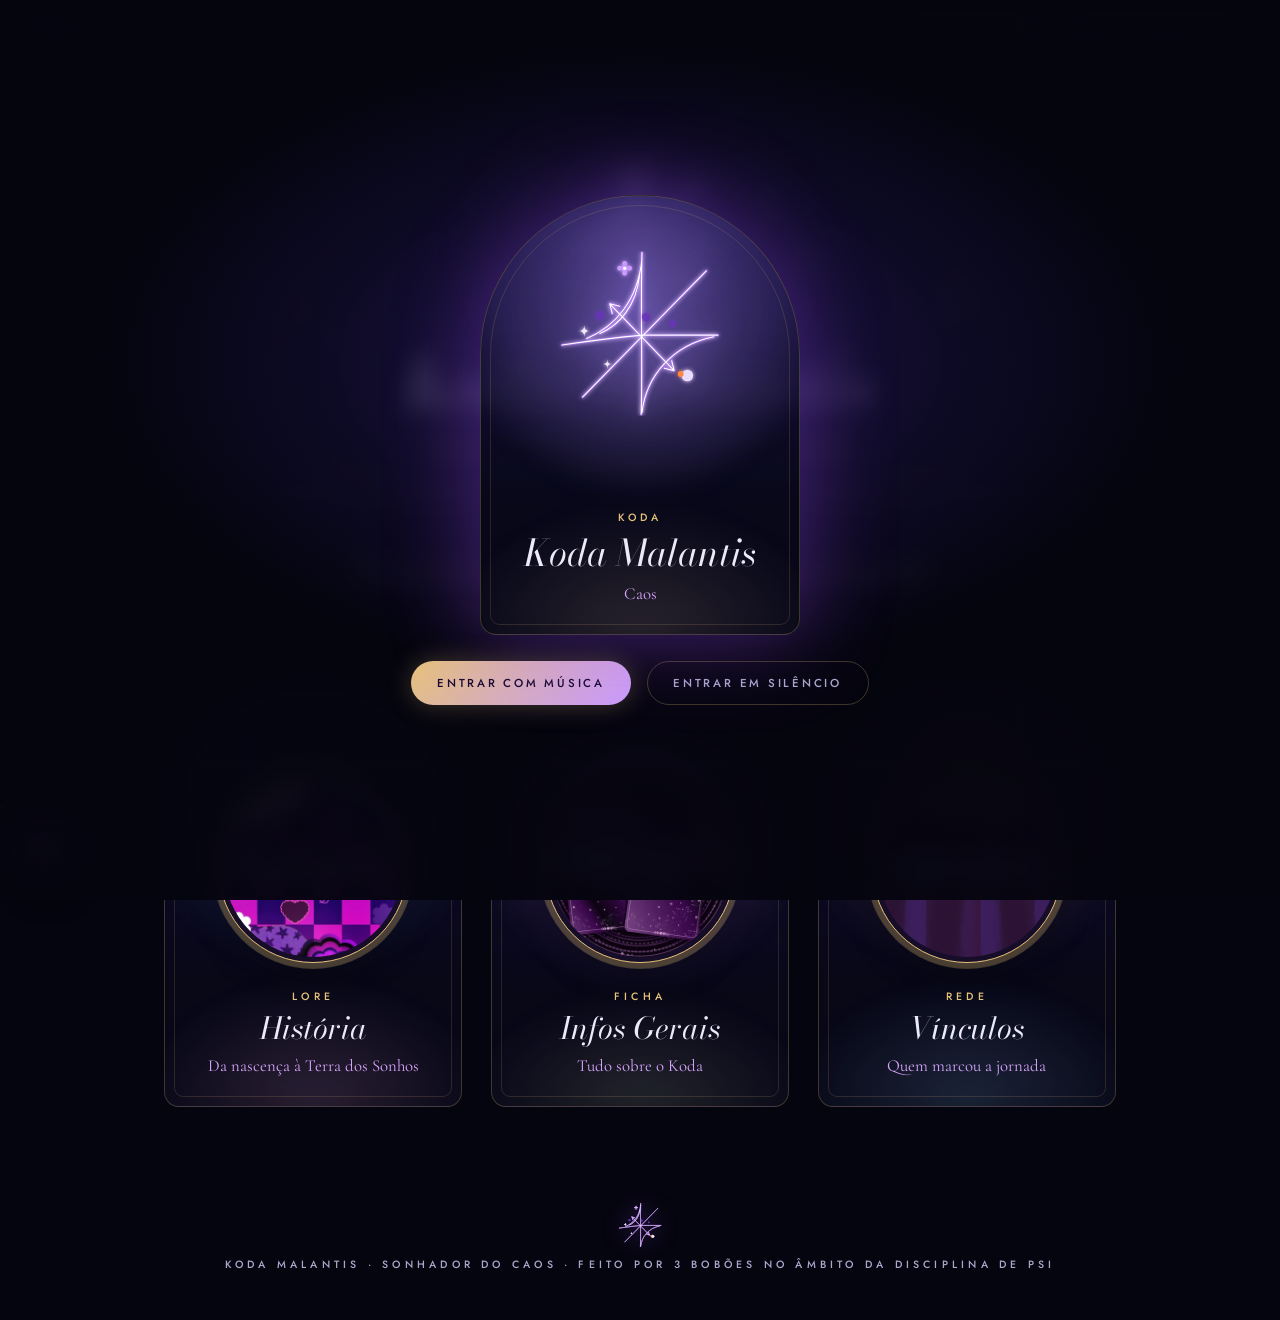
<file: index.html>
<!doctype html><html lang="pt"><head><title>Koda · Lore</title><meta charset="utf-8"><meta name="viewport" content="width=device-width,initial-scale=1"><link rel="preconnect" href="https://fonts.googleapis.com"><link href="https://fonts.googleapis.com/css2?family=Bodoni+Moda:ital,wght@0,400;0,600;1,400;1,500&family=Cormorant+Garamond:ital,wght@0,400;0,500;0,600;0,700;1,400;1,600&family=Jost:wght@400;500&display=swap" rel="stylesheet"><link rel="icon" type="image/svg+xml" href="assets/images/sigilo.svg"><link rel="stylesheet" href="css/style.css"><noscript><style>#gate{display:none}</style></noscript></head><body class="home">
<canvas id="stars"></canvas>
<div id="gate"><a class="card" data-enter="silent" role="button" tabindex="0" onkeydown="if(event.key==='Enter')this.click()" aria-label="Entrar na zona do Koda"><i>KODA</i><b>Koda Malantis</b><span>Caos</span></a><div class="row"><button data-enter="music">Entrar com música</button><button class="ghost" data-enter="silent">Entrar em silêncio</button></div></div>
<nav class="top"><span>Início</span><div class="tools"></div></nav>
<main>
<header class="hero"><h1>Koda Malantis</h1><p>Sonhador do Caos · Terra dos Sonhos</p></header>
<p class="quote">“Fui tão silencioso durante tanto tempo que o barulho passou a morar dentro de mim.”</p>
<div class="grid"><a class="card category-card" href="historia.html" style="--h:-60deg"><img class="category-symbol" src="assets/images/categoria-historia.png" alt="" width="714" height="378"><i>LORE</i><b>História</b><span>Da nascença à Terra dos Sonhos</span></a><a class="card category-card" href="infos.html" style="--h:30deg"><img class="category-symbol" src="assets/images/categoria-infos.png" alt="" width="714" height="370"><i>FICHA</i><b>Infos Gerais</b><span>Tudo sobre o Koda</span></a><a class="card category-card" href="vinculos.html" style="--h:140deg"><img class="category-symbol" src="assets/images/categoria-vinculos.png" alt="" width="719" height="372"><i>REDE</i><b>Vínculos</b><span>Quem marcou a jornada</span></a></div>
</main><footer class="foot">Koda Malantis · Sonhador do Caos · Feito Por 3 Bobões no âmbito da disciplina de PSI</footer>
<script src="js/tracks.js"></script><script src="js/player.js"></script><script src="js/stars.js"></script><script src="js/main.js"></script></body></html>
</file>
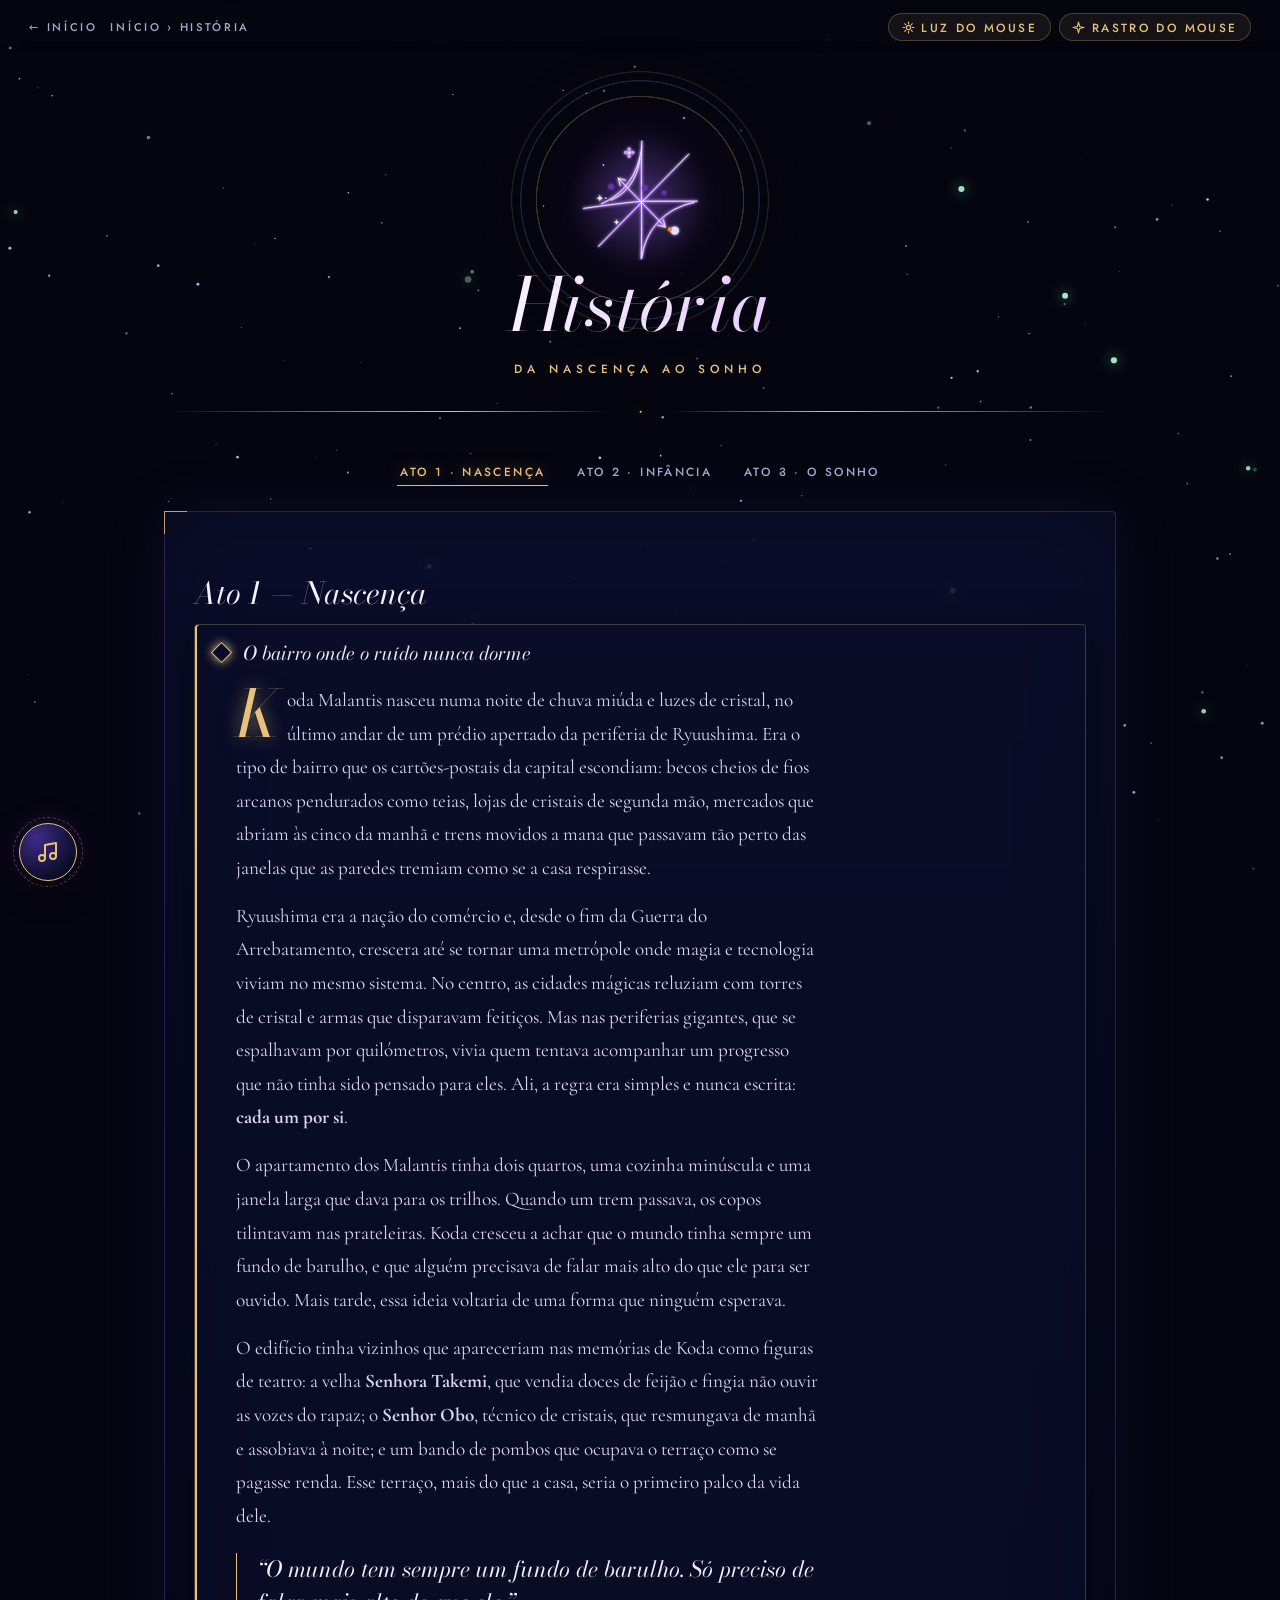
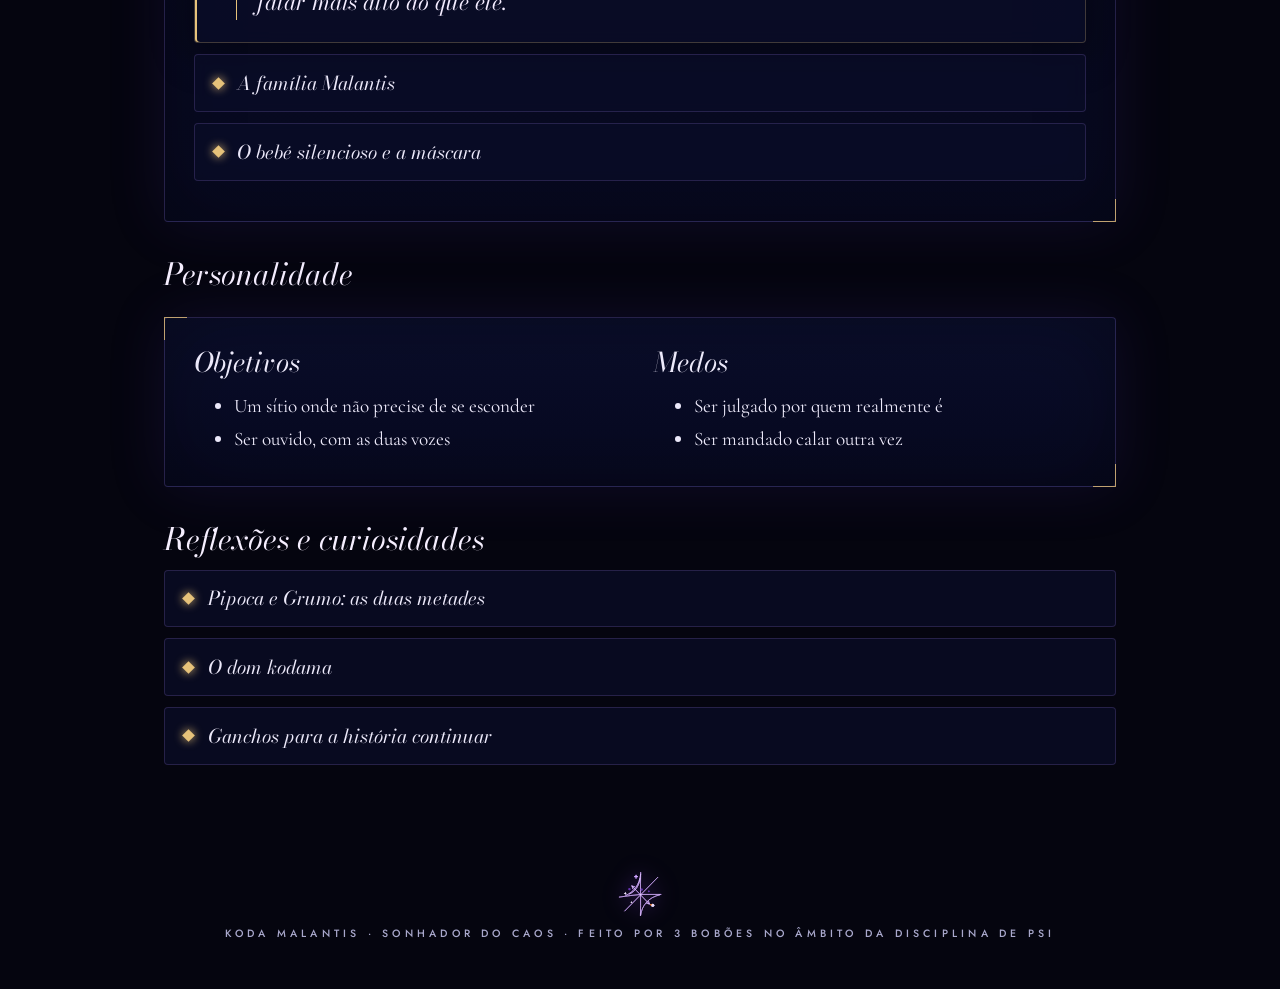
<file: historia.html>
<!doctype html><html lang="pt"><head><title>História</title><meta charset="utf-8"><meta name="viewport" content="width=device-width,initial-scale=1"><link rel="preconnect" href="https://fonts.googleapis.com"><link href="https://fonts.googleapis.com/css2?family=Bodoni+Moda:ital,wght@0,400;0,600;1,400;1,500&family=Cormorant+Garamond:ital,wght@0,400;0,500;0,600;0,700;1,400;1,600&family=Jost:wght@400;500&display=swap" rel="stylesheet"><link rel="icon" type="image/svg+xml" href="assets/images/sigilo.svg"><link rel="stylesheet" href="css/style.css"></head><body>
<canvas id="stars"></canvas><nav class="top"><a href="index.html">← Início</a><span>Início › História</span><div class="tools"></div></nav>
<main>
<header class="hero"><h1>História</h1><p>Da nascença ao sonho</p></header>
<div class="row" data-tabs><button class="pill on" data-tab="a1">Ato 1 · Nascença</button><button class="pill" data-tab="a2">Ato 2 · Infância</button><button class="pill" data-tab="a3">Ato 3 · O Sonho</button></div>
<section id="a1" class="tabpane panel"><h2>Ato 1 — Nascença</h2>
<details open><summary>O bairro onde o ruído nunca dorme</summary><div><p>Koda Malantis nasceu numa noite de chuva miúda e luzes de cristal, no último andar de um prédio apertado da periferia de Ryuushima. Era o tipo de bairro que os cartões-postais da capital escondiam: becos cheios de fios arcanos pendurados como teias, lojas de cristais de segunda mão, mercados que abriam às cinco da manhã e trens movidos a mana que passavam tão perto das janelas que as paredes tremiam como se a casa respirasse.</p>
<p>Ryuushima era a nação do comércio e, desde o fim da Guerra do Arrebatamento, crescera até se tornar uma metrópole onde magia e tecnologia viviam no mesmo sistema. No centro, as cidades mágicas reluziam com torres de cristal e armas que disparavam feitiços. Mas nas periferias gigantes, que se espalhavam por quilómetros, vivia quem tentava acompanhar um progresso que não tinha sido pensado para eles. Ali, a regra era simples e nunca escrita: <strong>cada um por si</strong>.</p>
<p>O apartamento dos Malantis tinha dois quartos, uma cozinha minúscula e uma janela larga que dava para os trilhos. Quando um trem passava, os copos tilintavam nas prateleiras. Koda cresceu a achar que o mundo tinha sempre um fundo de barulho, e que alguém precisava de falar mais alto do que ele para ser ouvido. Mais tarde, essa ideia voltaria de uma forma que ninguém esperava.</p>
<p>O edifício tinha vizinhos que apareceriam nas memórias de Koda como figuras de teatro: a velha <strong>Senhora Takemi</strong>, que vendia doces de feijão e fingia não ouvir as vozes do rapaz; o <strong>Senhor Obo</strong>, técnico de cristais, que resmungava de manhã e assobiava à noite; e um bando de pombos que ocupava o terraço como se pagasse renda. Esse terraço, mais do que a casa, seria o primeiro palco da vida dele.</p>
<p class="quote2">“O mundo tem sempre um fundo de barulho. Só preciso de falar mais alto do que ele.”</p></div></details>
<details><summary>A família Malantis</summary><div><p><strong>Dorian Malantis</strong>, o pai, tinha quarenta e poucos anos quando Koda nasceu. Era comerciante de cristais de mana de segunda mão, o tipo de negócio que vive de margens pequenas e de aparência grande. Tinha ombros rígidos, sorriso treinado e uma frase que repetia como oração: <em>“quem parece instável não vende nada”</em>. Dorian não era cruel. Era um homem assustado com a ideia de cair, numa nação onde cair significava ser esquecido. Por isso media tudo, inclusive os filhos, pela imagem que passavam para fora.</p>
<p><strong>Lenka Malantis</strong>, a mãe, trabalhava como contabilista numa grande casa mercantil. Era precisa, elegante e cansada. Tinha o hábito de contar tudo, moedas, degraus, minutos, e de contar também as pessoas, em utilidade e reputação. Amava os filhos de uma forma que só sabia expressar em organização: lancheiras impecáveis, uniformes passados, horários afixados no frigorífico. O afeto vinha em forma de ordem, e qualquer desordem, um riso alto, uma história inventada à mesa, uma meia trocada, era recebida com um suspiro longo que pesava mais do que um grito.</p>
<p><strong>Ayame Malantis</strong>, a irmã mais velha, tinha quatro anos mais do que Koda. Era a filha perfeita: notas altas, postura impecável, o sorriso certo na medida certa. Por baixo da perfeição, Ayame guardava um cansaço antigo. Amava o irmão com uma ternura silenciosa, mas aprendera cedo que, naquela casa, o amor sobrevivia melhor calado. Muitas vezes preferia desviar o olhar a defender Koda, e carregava essa culpa como uma pedra no bolso. Em segredo, era a primeira plateia dele, a única que sorria de lado quando o ouvia a imitar vozes pela parede do quarto.</p>
<p>Havia ainda a avó paterna, <strong>Obaa Sachi</strong>, que viveu com eles até Koda fazer sete anos. Era a única adulta da casa que ria alto. Contava histórias de espíritos de papel e criaturas de pano que protegiam crianças, e foi ela quem, sem saber, plantou no neto a ideia de que um objeto podia ter voz. Morreu num inverno seco, e com ela foi embora a única porta aberta que Koda conhecia.</p>
<p class="quote2">“Naquela casa, o amor sobrevivia melhor calado.”</p></div></details>
<details><summary>O bebé silencioso e a máscara</summary><div><p>Koda nasceu pequeno, de olhos grandes e atentos, e quase não chorava. Os pais acharam que era um bebé “fácil”, e Dorian chegou a dizer a um cliente, com orgulho, que o filho “já nasceu com postura”. Na verdade, aquele silêncio não era calma. Era um bebé a observar a casa com a cautela de quem estuda o terreno antes de pisar.</p>
<p>Por dentro, desde muito cedo, Koda era uma tempestade de cores. Aos dois anos, quando estava sozinho no berço, cantarolava sons sem sentido e ria até se engasgar. Aos três, imitava o trem que passava na janela, o apito, o ranger, o tilintar dos copos, e depois fazia uma pausa e olhava para a porta, atento a passos. Se alguém entrava, o riso apagava-se de imediato, como uma luz que se desliga no interruptor. A mãe nunca percebeu. Ayame percebeu, e nunca disse.</p>
<p>Aos quatro anos, aprendeu a primeira lição que moldaria a vida inteira. Na festa de aniversário de um primo, empolgado, subiu para uma cadeira e começou a contar uma piada, com voz, gestos e tudo. Os adultos riram, um instante. Depois a mãe pegou-lhe no braço com uma firmeza educada e disse baixinho: <em>“Koda. Comporta-te. As pessoas estão a olhar.”</em> Ele desceu da cadeira. Passou o resto da festa sentado, de rosto duro, a ver os outros meninos correr. Entendeu o sentido da frase sem que ninguém a explicasse: <strong>ser visto era perigoso, e a versão dele que existia por dentro não era aceite.</strong></p>
<p>Não era que os pais o maltratassem. Era pior, de certa forma: eram <strong>expectativas educadas</strong>. Um olhar de lado quando ele ria alto demais. Um suspiro da mãe quando inventava uma história à mesa. Um “fala baixo” sussurrado antes de visitas. Um silêncio frio quando um professor mencionava que ele era “muito imaginativo”. Cada pequeno gesto era uma pedra, e Koda construiu com elas um muro.</p>
<p>Foi assim que nasceu o Koda de fora: sério, quieto, de sobrancelhas franzidas e boca selada, que não incomodava ninguém. Os vizinhos diziam que era um menino “maduro para a idade”. E foi assim que o Koda de dentro, engraçado, entusiasmado, falador, cheio de vozes, ficou trancado atrás da porta, a bater devagar, sem que ninguém ouvisse.</p>
<p class="quote2">“Ser visto era perigoso.”</p></div></details>
</section>
<section id="a2" class="tabpane panel" hidden><h2>Ato 2 — Infância</h2>
<details open><summary>Duas moedas de cobre</summary><div><p>Os primeiros sinais verdadeiros apareceram aos cinco anos.</p>
<p>Numa manhã de mercado, entre bancas de lanternas de cristal e cestos de fruta arcana, Koda encontrou uma caixa de brinquedos descartados. No fundo, meio escondidos sob uma boneca sem olho, havia dois fantoches de pano de uma mão: um <strong>cão laranja</strong> de dentes tortos e olhos esbugalhados, e uma <strong>criatura azul</strong> de presas afiadas e expressão de quem já viu demais. O vendedor pediu duas moedas de cobre. A mãe pagou sem olhar, distraída com os preços de outra banca.</p>
<p>Naquela noite, sozinho no quarto, com o trem a tremer na janela, Koda enfiou as mãos nos fantoches pela primeira vez. E algo se abriu dentro dele.</p>
<p>O cão laranja falou primeiro, com uma voz rápida, aguda e descarada:</p>
<p>— <em>Finalmente! Pensei que íamos ficar naquela caixa para sempre! Tu és o Koda, certo? Eu sou o... o... eu sou ótimo, é isso que eu sou!</em></p>
<p>E a criatura azul, de voz baixa e seca, resmungou:</p>
<p>— <em>Ele fala demais. Já devias saber.</em></p>
<p>Koda riu. Foi uma gargalhada verdadeira, a primeira em meses, e depois tapou a boca com as duas mãos de pano, assustado com o próprio som. Ficou parado a ouvir se alguém vinha. Ninguém veio. O trem passou, abafou tudo, e ele riu outra vez, agora com a cara enterrada na almofada.</p>
<p class="quote2">“Finalmente! Pensei que íamos ficar naquela caixa para sempre!” — Pipoca</p></div></details>
<details><summary>Pipoca e Grumo</summary><div><p>Deu-lhes nomes ao longo dessa noite. O cão laranja chamou-se <strong>Pipoca</strong>: barulhento, dramático, incapaz de ficar calado, curioso por tudo, inventor de apelidos, o grito de tudo o que Koda sentia e não podia dizer. Pipoca adorava plateias, adorava confusão e adorava a palavra “imagina”. A criatura azul chamou-se <strong>Grumo</strong>: reservado, desconfiado, de poucas palavras e comentários cortantes, o muro que Koda construía todos os dias diante dos outros. Grumo observava, resmungava e, bem no fundo, era o mais protetor dos três.</p>
<p>Koda percebeu algo estranho, mas bonito: <strong>os dois eram ele</strong>. Pipoca era o Koda de dentro. Grumo era o Koda de fora. E, ao contrário dele, podiam falar.</p>
<p>As vozes foram ficando mais nítidas com a prática. Koda aprendeu a falar sem mexer os lábios, a fazer a voz de Pipoca vir do nariz e a de Grumo vir do fundo da garganta, a dar- lhes pausas, tiques, manias. Pipoca fungava quando mentia. Grumo estalava as presas quando estava preocupado. Em pouco tempo, as discussões entre os dois ganharam enredos inteiros: viagens de barco, guerras de bolachas, tribunais onde Pipoca era acusado de roubar luas.</p>
<p>A avó <strong>Obaa Sachi</strong> foi a única a perceber. Uma tarde, parou à porta do quarto, ouviu uma discussão sobre quem seria o rei de um país feito de almofadas e sorriu. Não disse nada à mãe. Apenas deixou, na mesa de cabeceira, uma pequena fita vermelha. “Para o Pipoca”, sussurrou, como quem passa um segredo de Estado. Foi a primeira vez que alguém tratou os fantoches como gente. Koda guardou aquela fita para sempre, e anos depois ela ainda estaria enrolada no pulso de Pipoca.</p>
<p class="quote2">“Eles eram eu. E, ao contrário de mim, podiam falar.”</p></div></details>
<details><summary>A escola e o rumor</summary><div><p>Aos seis anos, Koda entrou na escola primária do bairro, um edifício cinzento onde os alunos aprendiam contas, caligrafia e “noções de comércio” antes de aprenderem a ler direito. Ali, como em casa, ele manteve a máscara: sentava-se ao fundo, de braços cruzados, de olhar firme, a responder só quando chamado. A professora <strong>Senhorita Ibuki</strong> escreveu no primeiro boletim: <em>“Aluno disciplinado, mas excessivamente retraído.”</em> Lenka leu isso como um elogio.</p>
<p>O problema é que os fantoches iam com ele. No bolso do casaco, enrolados em panos, escondidos entre os livros. Durante as aulas ficavam quietos. No recreio, quando o pátio ficava barulhento e ninguém prestava atenção, Koda escapava para o canto atrás da estante de materiais, onde as vozes de Pipoca e Grumo podiam, finalmente, respirar.</p>
<p>Foi lá que os apanharam pela primeira vez.</p>
<p>A professora ouviu vozes vindas do fundo do corredor, uma aguda e entusiasmada, outra grave e seca, e encontrou Koda agachado, vermelho de tanto tentar não rir, a meio de uma discussão acesa entre as duas mãos. Pipoca insistia em transformar a sala num teatro. Grumo mandava-o calar. Koda estava tão absorvido que demorou a perceber que havia uma sombra à frente dele.</p>
<p>O silêncio que se seguiu foi o pior som da sua vida. A professora não gritou. Perguntou apenas, com uma voz doce e preocupada: <em>“Com quem estás a falar, Koda?”</em></p>
<p>E Koda, de olhos fixos no chão, respondeu a única coisa que lhe veio à cabeça:</p>
<p>— Com ninguém.</p>
<p>Grumo, na mão esquerda, estalou as presas, e Pipoca, na direita, murmurou muito baixinho: <em>“Ele disse com ninguém...”</em></p>
<p>A escola chamou os pais.</p>
<p class="quote2">“Com ninguém.”</p></div></details>
<details><summary>Os sussurros</summary><div><p>A história espalhou-se depressa, como acontece nas escolas. Primeiro foi a professora, que comentou com outra professora. Depois foi uma colega que ouvira o caso e o contou na hora do almoço. Em duas semanas, o pátio inteiro já sabia.</p>
<p>— <em>O Koda é maluco.</em></p>
<p>— <em>Ele fala com bonecos de pano.</em></p>
<p>— <em>Cuidado, ele responde a si mesmo.</em></p>
<p>Os miúdos riam, imitavam vozes esganiçadas, atiravam-lhe bolas de papel e deixavam fantoches rasgados na carteira. Um rapaz mais velho chamado <strong>Ren Hatashi</strong> inventou o apelido que o perseguiu durante anos: <em>“Koda Duas-Vozes”</em>. Nunca lhe bateram, nunca o tocaram. Era um tipo de crueldade mais lenta, feita de olhares, sorrisos de canto e conversas que se interrompiam quando ele passava.</p>
<p>A reação de Koda foi a única que conhecia: fechou-se ainda mais. Quando alguém o provocava, ele não dizia nada. Ficava parado, de rosto de pedra, e deixava <strong>Grumo</strong> responder com uma frase seca e cortante que fazia o provocador calar-se, incomodado. Para os outros, era o menino estranho que ouvia tudo em silêncio. Poucos desconfiavam de que, por dentro, Pipoca estava a gritar de raiva e Koda estava a chorar.</p>
<p class="quote2">“Cuidado, ele responde a si mesmo.”</p></div></details>
<details><summary>Apanhado a falar sozinho</summary><div><p>Por mais que Koda tentasse controlar-se, os fantoches tinham vontade própria, ou pelo menos Pipoca tinha. Ao longo dos anos, houve pelo menos meia dúzia de episódios que ficaram gravados na memória dele (e na dos outros).</p>
<p><strong>O espetáculo dos pombos (8 anos).</strong> Num fim de tarde, convencido de que estava só, Koda subiu ao terraço do prédio e montou, para uma plateia de pombos, um espetáculo inteiro: Pipoca anunciava os números, Grumo reclamava do cachet e os dois discutiam sobre qual era o pombo mais bonito. Koda gesticulava, dava saltos, fazia vozes de multidão. Só parou quando ouviu uma gargalhada atrás dele. Era o Senhor Obo, o técnico de cristais, encostado na porta com uma caneca de chá. Koda congelou. Obo apenas disse: <em>“O pombo da esquerda ganhou, para mim.”</em> E desceu as escadas a assobiar. Nunca contou a ninguém. Foi um dos poucos adultos que Koda aprendeu a considerar seguro.</p>
<p><strong>A conversa no corredor (9 anos).</strong> Uma colega chamada <strong>Mika</strong> apanhou-o encostado ao armário a conversar com Grumo, perguntando-lhe, a sério, se achava que o professor de magia aplicada dormia de olhos abertos. Mika não riu. Ficou a olhar, com uma mistura de curiosidade e medo, e depois contou a três amigas. Na manhã seguinte, havia um desenho no quadro: um menino com duas bocas.</p>
<p><strong>O jantar de negócios (10 anos).</strong> Dorian levou a família a um jantar com parceiros comerciais. Koda, sentado ao lado da irmã, ouviu uma conversa tão maçadora que Pipoca, escondido na manga, não aguentou: soltou, em voz baixa e aguda, um comentário sobre o bigode do convidado. Koda tapou a boca, mas era tarde. Ayame fingiu tossir para disfarçar. O pai ficou pálido. Ninguém disse nada até chegarem a casa, onde Dorian se limitou a murmurar: “Mais um incidente e acabou.”</p>
<p><strong>A feira de talentos (11 anos).</strong> A escola organizou uma feira em que cada aluno devia apresentar “uma competência útil”. Koda inscreveu-se em segredo, com o nome de “Tarefas Domésticas”. Subiu ao palco com as mangas compridas, esperou que as luzes baixassem e, sem planear, deixou Pipoca falar. Durante três minutos, a sala inteira riu. Foi a primeira vez que o riso de uma plateia era com ele e não contra ele. Quando a luz acendeu e viu os pais na última fila, Dorian de queixo cerrado e Lenka de olhos baixos, o sorriso de Koda desmoronou. Houve aplausos esparsos. A professora comentou “que talento”. No caminho para casa, ninguém falou.</p>
<p><strong>O encontro com a estranha (12 anos).</strong> Numa tarde chuvosa, uma velha artista de rua que fazia marionetas junto à estação viu Koda a observar o espetáculo, de longe. Ela chamou-o, passou-lhe um fio e disse: <em>“Se tens uma voz, usa-a. Se tens duas, usa as duas.”</em> Koda não respondeu. Mas guardou a frase como quem guarda uma moeda rara.</p>
<p class="quote2">“Se tens uma voz, usa-a. Se tens duas, usa as duas.”</p></div></details>
<details><summary>Um dia comum na vida de Koda (9 anos)</summary><div><p><strong>5h40.</strong> O primeiro trem da manhã passa e faz tilintar os copos. Koda abre os olhos antes do despertador, porque aprendeu a acordar com o ruído. Fica uns segundos deitado, de olhos no teto, a deixar Pipoca bocejar dentro da cabeça. <em>“Mais cinco minutinhos”</em>, resmunga Pipoca. <em>“Nem um”</em>, responde Grumo.</p>
<p><strong>6h10.</strong> Pequeno-almoço na cozinha minúscula. A mãe já está vestida, de cabelo preso, a rever contas numa caderneta. O pai lê as cotações dos cristais num painel de mana que pisca em cima do frigorífico. Ayame come em silêncio, de postura direita. Koda senta-se, junta as mãos sob a mesa e come o arroz com peixe com a lentidão de quem tem medo de fazer barulho com os pauzinhos. Pipoca, no bolso do casaco, fica quieto à força. Grumo conta os grãos de arroz para se distrair.</p>
<p><strong>7h20.</strong> Caminhada até à escola, de mochila às costas e mangas compridas. Koda faz sempre o mesmo caminho: passa pela banca de doces da Senhora Takemi, que lhe dá um bolinho de feijão sem dizer nada, pela estação onde a velha marionetista monta o seu pano, e pelo muro onde alguém desenhou um gato roxo. Ele cumprimenta cada coisa com um aceno de cabeça. É a única parte do dia em que se permite sorrir um pouco.</p>
<p><strong>8h às 14h.</strong> Aulas. Koda senta-se na última fila, de postura direita, de cara fechada. Tem boas notas a quase tudo e é elogiado pela “disciplina”. Por dentro, está a escrever peças de teatro nas margens do caderno. Os professores dizem que ele “não participa”; ele participa o tempo todo, só que em silêncio. Quando o professor faz uma pergunta engraçada sem querer, Koda aperta a coxa com a mão por baixo da carteira para não rir.</p>
<p><strong>14h30.</strong> Almoço no pátio. Come sozinho num canto, perto do muro, de costas para a parede. Ao fundo, as outras crianças jogam bola, trocam cartas de cristal, riem alto. Koda observa tudo, como quem estuda uma língua que quer aprender e nunca ousa falar.</p>
<p><strong>16h.</strong> Regresso a casa. O apartamento está vazio. A mãe só chega às oito, o pai às nove. Ayame tem aulas de música. É nesta janela de quatro horas que Koda respira: tira os fantoches do esconderijo (uma lata de bolachas vazia debaixo da cama), enfia as mãos e, finalmente, a casa enche-se de vozes. Pipoca narra, Grumo critica, Koda representa. Faz espetáculos para a janela, para as paredes, para os trilhos. Chega a fazer reviravoltas no sofá, a imitar o trem, a cantar de forma desafinada. Quando ouve a chave na porta, guarda tudo em dez segundos, enfia a lata debaixo da cama e arruma o rosto no lugar.</p>
<p><strong>21h.</strong> Jantar em silêncio. A mãe pergunta pelas notas. O pai pergunta se alguém reparou em alguma coisa estranha. Koda responde “não” a tudo com a voz mais neutra do mundo. Pipoca, no fundo do bolso, sufoca de tanto ter para dizer.</p>
<p><strong>22h.</strong> Cama. As luzes apagam-se. Koda cobre a cabeça com o cobertor e, dentro desse pequeno palco de lençol, faz o último espetáculo do dia, aos sussurros, para uma plateia de uma pessoa só. <em>“Boa noite, Pipoca.” “Boa noite, Grumo.” “Boa noite, Koda”</em>, respondem eles. Era a única vez que alguém lhe desejava boa noite com carinho.</p>
<p class="quote2">“Boa noite, Pipoca. Boa noite, Grumo. Boa noite, Koda.”</p></div></details>
<details><summary>O inverno de Obaa Sachi (7 anos)</summary><div><p>A avó <strong>Obaa Sachi</strong> era pequena, de costas curvas e mãos cheias de manchas, e ocupava o menor quarto do apartamento, aquele que dava para o corredor. Cheirava a chá de cevada e a pomada de ervas. Falava pouco com Dorian, que era seu filho, e menos ainda com Lenka, que não era sua escolha. Mas com Koda falava como se fosse da mesma idade.</p>
<p>Todas as tardes de domingo, quando os pais saíam para visitar clientes, ela chamava o neto ao quarto, sentava-o no tatami e contava histórias de espíritos de papel, de raposas que se vestiam de gente, de objetos esquecidos que ganhavam alma ao fim de cem anos. Koda ouvia de olhos arregalados. Uma vez, perguntou-lhe se era verdade que os bonecos de pano podiam falar. Obaa Sachi respondeu, muito séria:</p>
<p>— Só falam com quem tem coragem de os ouvir.</p>
<p>Foi ela quem lhe ensinou a dobrar pássaros de papel, e quem lhe mostrou que uma mão cobria a outra para fazer sombras na parede. Foi ela quem lhe disse, numa tarde em que ele chegou da escola de olhos vermelhos por causa de um apelido novo:</p>
<p>Foi também ela quem, numa tarde de primavera, o levou ao único lugar de Ryuushima onde ainda crescia uma árvore antiga: um cânfora enorme, rodeado por uma corda sagrada, escondido entre dois prédios junto à estação. <em>“Grita”</em>, disse-lhe a avó. Koda, envergonhado, murmurou um “olá”. A árvore devolveu-lhe o “olá”, mas com uma voz ligeiramente diferente da dele, mais grave, mais velha, como se alguém tivesse respondido do outro lado. Koda recuou, assustado. Obaa Sachi riu baixinho.</p>
<p>— Nós somos <strong>kodama</strong>, Koda. Eu, tu, a tua voz. Os kodama devolvem a voz a quem a perde, e tu nasceste com ela a dobrar. Não contes ao teu pai, ele prefere fingir que isto não existe.</p>
<p>Dorian conhecia aquelas histórias melhor do que ninguém: também crescera a ouvi-las, e passara a vida a fingir que eram superstições. Mas Koda guardou o segredo e, a partir daí, passou a ouvir nos ecos da cidade vozes que ninguém mais ouvia. Não eram vozes novas. Eram as de sempre, que agora tinham nome.</p>
<p>— Quem ri de ti ainda não percebeu que tu tens duas vezes mais voz do que ele.</p>
<p>No inverno em que Koda fez sete anos, ela ficou doente. Primeiro foi uma tosse, depois um cansaço, depois um silêncio no quarto do corredor. Os pais falavam em voz baixa de médicos de cristal e custos de tratamento. Koda, à porta, escutava.</p>
<p>Na última tarde, a avó chamou-o para junto da cama, com a voz já quase sem fôlego. Pediu os dois fantoches. Pegou em cada um com as mãos finas, como quem toca em dois animais assustados, e disse:</p>
<p>— Cuidem dele. Ele precisa de vocês mais do que acha.</p>
<p>Pipoca ficou calado, o que nunca acontecia. Grumo baixou a cabeça.</p>
<p>Obaa Sachi morreu nessa noite, durante um trem que passou a deitar tudo abaixo. Koda não chorou no funeral. Ficou de pé, de casaco preto, de postura direita, de olhos secos, como o pai. Ninguém reparou que, por baixo da manga, a mão direita apertava a fita vermelha que a avó lhe tinha dado. Só na noite seguinte, enfiado debaixo do cobertor, é que Pipoca finalmente chorou, e Grumo, sem dizer palavra, ficou ali ao lado até de manhã.</p>
<p>Foi a primeira vez que Koda percebeu que os fantoches podiam ser a única família que não ia embora.</p>
<p class="quote2">“Só falam com quem tem coragem de os ouvir.” — Obaa Sachi</p></div></details>
<details><summary>Ayame e o código da parede</summary><div><p>Depois da morte da avó, o apartamento ficou mais silencioso, e foi nesse vazio que Koda e Ayame inventaram, sem planear, uma linguagem só deles.</p>
<p>Os dois quartos eram separados por uma parede fina de madeira e papel. Numa noite de tempestade, Koda, incapaz de dormir, bateu duas vezes com o nó do dedo. Do outro lado, passado um instante, Ayame respondeu com duas pancadas. Koda sorriu no escuro. Bateu três. Ela respondeu com três. Ficou assim, durante meia hora, até adormecerem.</p>
<p>Ao longo dos meses, aquilo transformou-se num código:</p>
<ul><li><strong>Duas pancadas:</strong> “estás aí?”</li><li><strong>Três pancadas:</strong> “estou bem”.</li><li><strong>Uma pancada longa, a arrastar a unha:</strong> “preciso de ti”.</li><li><strong>Quatro pancadas rápidas:</strong> “os pais vêm aí”.</li><li><strong>Cinco, devagar:</strong> “conta-me uma história”.</li></ul>
<p>Quando Koda batia cinco, Ayame encostava a boca à parede e, em voz muito baixa, pedia: <em>“Quem é que fala hoje?”</em> Era o sinal para Pipoca. Koda enfiava a mão direita no fantoche, encostava-o à madeira e fazia-o contar o que tinha acontecido no dia, com a voz mais dramática possível. Ayame ria em silêncio, com a mão sobre a boca, e fazia perguntas por trás da parede. Grumo entrava às vezes, com uma observação seca, e arrancava a Ayame uma gargalhada que ela tinha de abafar na almofada.</p>
<p>Eram os únicos momentos em que ela se esquecia de ser a filha perfeita. Koda, do outro lado, ficou a saber algo que nunca esqueceria: <strong>a irmã também tinha uma vida por dentro</strong>, só que a escondia melhor.</p>
<h3>Os dias em que ela não bateu</h3>
<p>Nem sempre havia resposta. Em certas noites, Ayame não batia. Koda ficava com a mão no ar, à espera, e depois descobria no dia seguinte que ela tinha ficado até tarde a estudar, ou que tinha discutido com a mãe, ou que simplesmente não aguentava falar. Nesses dias, Pipoca resmungava: <em>“Ela esqueceu-se de nós.”</em> E Grumo, depois de um silêncio, dizia: <em>“Não. Está cansada. É diferente.”</em></p>
<p>Houve uma noite em que, aos nove anos, Koda bateu a cinco pancadas lentas e ouviu o silêncio. Esperou. Esperou mais. Só ouviu, por fim, uma fungadela abafada do outro lado. Ayame chorava. Koda, que não sabia o que dizer, pegou em Pipoca e, com a voz mais ridícula que conseguiu, anunciou:</p>
<p>— <em>Boa noite, senhoras e senhores, vamos hoje apresentar o grande Campeonato Mundial de Chorar Baixinho!</em></p>
<p>Houve um instante de silêncio e, depois, uma gargalhada molhada, a abafar-se numa almofada. Ayame bateu três pancadas. <em>“Estou bem.”</em> Não estava. Mas era a forma de dizer que agradecia.</p>
<p>Esse seria, para sempre, o laço mais forte da infância de Koda. E também a ferida mais funda, porque, no dia em que mais precisava dela, Ayame ia estar do lado de fora da porta.</p>
<p class="quote2">“Estou bem.” (três pancadas na parede)</p></div></details>
<details><summary>O caderno de peças e o repertório secreto</summary><div><p>Aos oito anos, Koda encontrou, no fundo de uma gaveta da cozinha, um caderno de contas que a mãe tinha abandonado por ter apenas meia dúzia de páginas usadas. Pegou nele, escondeu-o debaixo da camisola e passou a chamá-lo <strong>o Caderno de Peças</strong>.</p>
<p>Nas páginas, com letra miúda e inclinada, foi escrevendo os espetáculos que Pipoca e Grumo representavam. Cada peça tinha título, personagens, cenário e uma lista de “coisas que não podem correr bem”. Algumas das mais famosas do repertório:</p>
<ul><li><strong>“O Grande Roubo da Lua Cheia”</strong>: Pipoca é um ladrão de luas, Grumo é o detetive que nunca ri. Termina sempre com os dois presos na mesma cela, a discutir.</li><li><strong>“Jantar para Três (e um Fantasma)”</strong>: uma comédia de erros em que o fantasma é invisível para toda a gente, menos para Grumo, que tem de fingir que não o vê.</li><li><strong>“A Escola dos Cães Falantes”</strong>: Pipoca é o diretor, o único aluno é Grumo, que se recusa a aprender.</li><li><strong>“O Trem que Queria Voar”</strong>: a peça favorita de Koda. Um trem cansado de trilhos decide sair da estação e subir ao céu. No fim, não sobe, mas passa a viver numa estação onde ninguém lhe pede para ser pontual.</li></ul>
<p>Cada peça tinha regras de palco que Koda inventava: Pipoca nunca podia terminar uma frase sem ser interrompido; Grumo nunca podia olhar de frente para a plateia; os dois tinham de se despedir sempre com “até amanhã”, mesmo que nunca houvesse amanhã na história.</p>
<h3>As manias de cada um</h3>
<p>Com o tempo, Pipoca e Grumo ganharam hábitos que Koda já não controlava.</p>
<p><strong>Pipoca</strong> fungava quando mentia, falava sempre mais rápido quando estava nervoso e tinha o hábito de dar nomes a objetos aleatórios: a chaleira chamava-se Senhor Borbulha, o candeeiro era a Tia Luminosa, a cadeira rangente era o Velho Rangido. Detestava silêncio, adorava a palavra “imagina”, e prometia, com solenidade ridícula, que <em>“nunca, jamais, em tempo algum”</em> contaria um segredo, e depois contava.</p>
<p><strong>Grumo</strong> estalava as presas quando estava preocupado, cruzava sempre os braços antes de discordar e tinha uma teoria para tudo, geralmente pessimista. Nunca dizia “gosto”: dizia “não é mau”. E tinha um segredo que só Koda conhecia: guardava a fita de papel de um bolinho que a Senhora Takemi lhe dera, dobrada dentro da boca, e olhava para ela quando ninguém via.</p>
<p>Koda, no meio dos dois, aprendeu a ser o árbitro de uma conversa interminável que nunca se resolvia. Aprendeu também que, às vezes, as duas vozes diziam a verdade que ele não conseguia dizer sozinho.</p>
<p class="quote2">“Até amanhã.” (mesmo quando nunca havia amanhã na história)</p></div></details>
<details><summary>Os primeiros sonhos caóticos (8 a 11 anos)</summary><div><p>Foi por volta dos oito anos que Koda começou a ter sonhos diferentes dos das outras crianças.</p>
<p>Não eram pesadelos, nem sonhos de voar, nem de cair. Eram sonhos <strong>grandes</strong>, intensos, cheios de movimento e emoção, com cenas que mudavam sem aviso e personagens que trocavam de rosto a meio de uma frase. Acordava com o coração a bater como se tivesse corrido uma maratona, e com a sensação estranha de ter vivido uma semana inteira numa só noite.</p>
<p>O primeiro que se lembrava com nitidez foi este: estava na escola, mas o pátio era um mar de gelatina azul, e os professores nadavam de gravata. Ayame era uma gaivota gigante que lhe entregava cartas de Obaa Sachi. Pipoca era um maestro de uma orquestra de pombos, e Grumo, a bater o pé, dizia que a orquestra estava desafinada porque <em>“as notas tinham saído de casa sem avisar”</em>. Em dado momento, o chão virou teto, e Koda caiu para cima, entre risos, até aterrar na cozinha dos pais, que o olhavam sem expressão e disseram em uníssono: <em>“Comporta-te.”</em> Acordou a rir e a chorar ao mesmo tempo.</p>
<h3>Como eram os sonhos do Caos</h3>
<p>Com o tempo, os sonhos de Koda foram revelando um padrão:</p>
<ul><li><strong>Eram longos.</strong> Muitas vezes pareciam durar horas, com enredos que se desdobravam em subenredos.</li><li><strong>Reagiam às emoções dele.</strong> Se sentia medo, o cenário escurecia. Se ria, tudo explodia em cores. Se hesitava, o sonho começava a girar.</li><li><strong>Não tinham lógica.</strong> A gravidade falhava, os objetos falavam, as pessoas mudavam de nome, as portas levavam a sítios diferentes de cada vez que se abriam.</li><li><strong>Deixavam rasto.</strong> Koda acordava com o cabelo despenteado, os dedos a mexer e, por vezes, com vozes ainda a ecoar na cabeça, como se Pipoca e Grumo tivessem continuado a conversa sem ele.</li></ul>
<p>A princípio, ele achava que todos sonhavam assim. Perguntou à colega Mika, que respondeu que sonhava com bolachas, só isso. Perguntou a Ayame, que respondeu <em>“às vezes, com provas”</em>. Foi então que percebeu que o seu sonhar era outra coisa. Escreveu no Caderno de Peças, numa página só para isso: <em>“Os meus sonhos não são só sonhos. São outro sítio.”</em></p>
<p>Pipoca adorava esses sonhos. Dizia que eram <em>“os melhores episódios da série”</em>. Grumo desconfiava: <em>“Os sonhos normais acabam. Estes parece que ficam à espera.”</em> Koda não sabia quem tinha razão, mas passou a adormecer com um misto de entusiasmo e medo, como quem entra todas as noites numa casa onde nem tudo está arrumado.</p>
<p class="quote2">“Os meus sonhos não são só sonhos. São outro sítio.”</p></div></details>
<details><summary>O Festival das Lanternas e Ren Hatashi (10 anos)</summary><div><p>Todos os anos, no fim do verão, Ryuushima celebrava o <strong>Festival das Lanternas</strong>: milhares de lanternas de cristal subiam ao céu, as ruas enchiam-se de bancas, e até os bairros mais pobres tinham direito a uma noite de cor. Era o único dia do ano em que os pais de Koda relaxavam um pouco, e em que Dorian, por uma hora, parecia deixar a máscara de comerciante.</p>
<p>Aos dez anos, Koda foi ao festival com Ayame, que o levava pela mão por entre a multidão. Vestia um quimono verde emprestado, com mangas largas que escondiam, bem fundo, Pipoca e Grumo. Pela primeira vez, tinha permissão para andar sozinho entre as bancas durante meia hora.</p>
<p>Foi nessa meia hora que se meteu numa pequena aventura. Encontrou, ao fundo de uma rua lateral, uma criança chorosa sentada num degrau, com um balão de cristal estourado na mão. Koda parou. Pensou em continuar. Pipoca já estava a gritar na manga: <em>“Vai lá! Vai lá! Faz alguma coisa!”</em> Grumo, mais baixinho: <em>“Se te vêem... acabou.”</em></p>
<p>Koda olhou para os lados. Ninguém. Pôs a mão direita à frente do rosto, encaixou Pipoca e, com a voz aguda e ridícula, disse:</p>
<p>— <em>Boa noite, senhor ou senhora! O balão não morreu, só foi ao céu mais cedo!</em></p>
<p>A criança ergueu os olhos, com os olhos cheios de lágrimas. Pipoca, agora lançado, desatou a inventar: que o balão tinha ido buscar estrelas, que tinha um passaporte para a lua, que um dia ia voltar com presentes. Em dois minutos, a criança ria. Em três, pedia mais. Koda, de olhos brilhantes, sentiu algo quente e estranho no peito. <strong>Alguém estava a gostar do que ele era.</strong></p>
<p>Foi então que uma voz atrás dele disse, de forma bem clara:</p>
<p>— Olhem para isto. O Duas-Vozes está a trabalhar.</p>
<h3>A humilhação</h3>
<p><strong>Ren Hatashi</strong>, o rapaz mais velho que lhe tinha dado a alcunha, estava ali com um grupo de amigos, todos de quimono novo e sorrisos afiados. Ren aproximou-se, tirou a criança do degrau com um gesto fingidamente simpático (“vai com a tua mãe, pequena”) e voltou-se para Koda com os braços cruzados.</p>
<p>— Faz outra vez — pediu, rindo. — Faz a voz do cãozinho.</p>
<p>Koda ficou em silêncio. Os amigos de Ren começaram a bater palmas ritmadas. <em>“Faz! Faz! Faz!”</em> Pipoca, na mão direita, tremia. Grumo, na esquerda, tinha cerrado os dentes. Koda, de olhos no chão, tentou sair, mas um deles agarrou-lhe o pulso e, com um puxão, fez saltar a manga. Pipoca e Grumo caíram na rua, à vista de todos.</p>
<p>O riso foi imediato, alto e ensurdecedor. Alguém pegou em Grumo e atirou-o a outro, que o atirou a outro. Pipoca ficou no chão, de olhos esbugalhados, com a fita vermelha em pedaços. Koda estava rígido, com os punhos fechados, sem emitir som.</p>
<p>Na verdade, por dentro, algo estava a ferver. Mas por fora, naquele rosto de pedra, só se via a boca apertada. Ren, ao ver que não havia reação, perdeu o interesse. Atirou Grumo para o chão e foi-se embora, a rir com os amigos.</p>
<p>Koda apanhou os fantoches um a um, com cuidado, como quem recolhe objetos partidos. Sacudiu a poeira de Pipoca. Alisou a fita rasgada. Limpou o pano de Grumo com a manga. Depois, sem uma lágrima, sem uma palavra, caminhou de volta até onde Ayame o esperava, com um sorriso falso colado ao rosto.</p>
<p>— Estás bem? — perguntou ela, preocupada.</p>
<p>— Estou — respondeu Koda, com a voz de Grumo.</p>
<p>No caminho para casa, as lanternas de cristal subiam ao céu, uma a uma, e ele não olhou para nenhuma. Naquela noite, debaixo do cobertor, Pipoca, pela primeira vez, não disse nada. Grumo, ao lado, murmurou apenas:</p>
<p>— <em>Um dia, eles vão ouvir.</em></p>
<p>— <em>E se não ouvirem?</em> — perguntou Pipoca, a tremer.</p>
<p>— <em>Então vamos para um sítio onde ouçam.</em></p>
<p>Foi, provavelmente, a primeira vez que a ideia de fugir passou pela cabeça de Koda. Tinha dez anos.</p>
<p class="quote2">“Um dia, eles vão ouvir.” — Grumo</p></div></details>
<details><summary>A gaveta e a etiqueta</summary><div><p>Aos doze anos, os pais decidiram que bastava.</p>
<p>Numa noite de verão, durante um jantar de negócios em casa, um parceiro de Dorian viu Koda a sussurrar para a mão esquerda por baixo da mesa. Riu-se, com um riso que não era maldoso, só condescendente: <em>“Então o rapaz ainda brinca com bonecos?”</em> Dorian forçou um sorriso. Lenka esticou o pescoço em direção à cozinha e pediu uma água que ninguém tinha pedido, só para ter um motivo para sair da sala.</p>
<p>No dia seguinte, o pai chamou Koda ao escritório. Não gritou. Falou com o tom calmo de quem anuncia um orçamento:</p>
<p>— Vamos guardar isso por algum tempo. É temporário.</p>
<p>Os fantoches foram parar a uma gaveta trancada. Koda foi inscrito num curso de <strong>etiqueta mercantil</strong> às terças e numa aula de <strong>contabilidade arcana</strong> às quintas. <em>“Para te endireitares”</em>, disse o pai. <em>“Para o teu bem”</em>, disse a mãe.</p>
<p>Sem os fantoches, Koda ficou mudo durante semanas. Não por escolha, mas porque as duas vozes deixaram de caber dentro de uma só boca. Comia em silêncio, estudava em silêncio, ia à escola em silêncio. Os professores notaram uma melhoria: <em>“muito mais calmo”</em>. Lenka sorriu satisfeita. Por dentro, a casa de Koda estava em chamas.</p>
<p>Todas as noites, deitado no escuro, ouvia a voz de Pipoca a chorar baixinho dentro da cabeça, e Grumo, em silêncio, a deixá-lo chorar. Foi a primeira vez que Koda percebeu que <strong>Grumo também sofria</strong>. Não apenas resmungava: protegia. E agora não tinha nada para proteger.</p>
<h3>Ayame abre a gaveta</h3>
<p>Foi <strong>Ayame</strong> quem, numa noite sem lua, forçou a gaveta com um grampo e uma mão trémula. Entrou no quarto do irmão sem acender a luz, pousou os fantoches na cama e escondeu- os dentro de um livro de matemática.</p>
<p>— Não os deixes ver — sussurrou. — Eles não percebem.</p>
<p>Koda abraçou-os com tanta força que quase os rasgou. Ayame, de pé à porta, tentou sorrir, mas os olhos estavam molhados. Antes de sair, disse a frase que ela guardava há anos:</p>
<p>— Eu devia ter feito isto antes. Desculpa.</p>
<p>Koda nunca respondeu. Mas, naquela noite, Pipoca falou pela primeira vez em semanas, e disse, muito baixinho: <em>“Gosto da tua irmã.”</em> Grumo, depois de um longo silêncio, acrescentou: <em>“Eu também.”</em></p>
<h3>O diálogo que não houve</h3>
<p>Meses depois, Lenka descobriu os fantoches escondidos entre os livros. Não os confiscou outra vez. Sentou-se na beira da cama e ficou algum tempo em silêncio, com o rosto cansado de quem tenta decidir o que dizer.</p>
<p>— Koda — começou. — Nós só queremos protegê-lo.</p>
<p>Koda ia responder. Pipoca queria gritar: <em>“Proteger de quê?”</em> Grumo queria apertar a mão dele para que não falasse. As duas vozes lutaram na garganta, e nenhuma saiu. A mãe esperou. No fim, levantou-se, suspirou e disse apenas:</p>
<p>— Faz só que ninguém veja.</p>
<p>Foi uma meia vitória e uma ferida enorme. Koda tinha os fantoches de volta, mas aprendera a regra que ia acompanhá-lo até ao fim: <strong>podia ter as vozes, desde que as escondesse.</strong></p>
<p class="quote2">“Faz só que ninguém veja.”</p></div></details>
<details><summary>O palco de dentro</summary><div><p>A partir daí, Koda passou a esconder-se <strong>dentro de si</strong>. Falava com Pipoca e Grumo só na cabeça, em silêncio, enquanto as mãos continuavam enfiadas nos bonecos por baixo das mangas largas do casaco, como um segredo que ninguém podia ver. Aprendeu a mexer os dedos sem que o tecido se notasse. Aprendeu a fazer uma conversa inteira em murmúrios que se confundiam com o rumor do trem. Aprendeu até a rir sem som, com os ombros a tremer, e a chorar sem som, com o queixo duro.</p>
<p>O mundo de dentro, porém, crescia sem parar. Pipoca e Grumo já não eram apenas vozes: eram um universo. Inventavam cidades que flutuavam, cães falantes que governavam o céu, reis feitos de almofadas, tribunais onde as leis mudavam a cada capítulo. Cada noite, antes de dormir, Koda abria um novo capítulo e deixava os dois discutirem o enredo. Era ali, nesses mundos de pano e imaginação, que ele era finalmente livre.</p>
<p>O problema é que, quanto mais livre se sentia lá dentro, mais pesada ficava a realidade cá fora.</p>
<h3>Quando o riso passou a pesar</h3>
<p>Aos treze anos, Koda já não era o menino estranho dos fantoches. Era o rapaz “esquisito” que não ia a festas, que não tinha amigos, que sorria para o nada nos corredores e que, de vez em quando, tinha um olhar que fazia os outros recuar. O <strong>Grumo exterior</strong>, aquela máscara de seriedade, tinha-se tornado tão convincente que mesmo os pais já não sabiam se ainda havia alguém por baixo.</p>
<p>Houve um único amigo, durante algum tempo: um rapaz chamado <strong>Taiki</strong>, que se sentou ao lado dele numa aula de contabilidade arcana e, sem pedir licença, comentou baixinho a piada de um professor. Koda quase respondeu. Pipoca já tinha a resposta pronta. Mas, no último segundo, Grumo apertou a mão. Taiki esperou, encolheu os ombros e virou-se para o quadro. Nunca mais falaram. Koda guardaria aquele momento como o maior arrependimento da infância.</p>
<h3>A vontade de desaparecer</h3>
<p>Foi aos catorze que as noites começaram a mudar.</p>
<p>Koda adormecia a imaginar cidades sem regras, onde ninguém o olhava de lado, onde Pipoca podia gritar e Grumo podia rir. E acordava, a cada manhã, com uma sensação amarga de ter voltado a um mundo pequeno demais. Os sonhos ficaram mais longos, mais vívidos, mais confusos. Às vezes, ao acordar, demorava minutos a lembrar-se de qual lado era a realidade.</p>
<p>A vontade crescia, quieta e constante: <strong>fugir</strong>. Não morrer, apenas desaparecer do mundo onde precisava de ser menos. Escreveu, num caderno que escondia debaixo do colchão, uma única linha repetida dezenas de vezes: <em>“Queria um sítio onde eu não precisasse de me esconder.”</em> Pipoca, de vez em quando, rabiscava ao lado desenhos de cidades coloridas. Grumo, de vez em quando, riscava tudo. Mas nunca deixou de ler.</p>
<p>Foi essa vontade, tão forte e tão calada, que o sonho começou a ouvir.</p>
<p class="quote2">“Queria um sítio onde eu não precisasse de me esconder.”</p></div></details>
</section>
<section id="a3" class="tabpane panel" hidden><h2>Ato 3 — O Sonho</h2>
<details open><summary>A noite do chamado</summary><div><p>A noite em que tudo aconteceu era, à primeira vista, uma noite comum.</p>
<p>Havia uma discussão abafada na cozinha. O pai tinha perdido um contrato importante com uma casa mercantil do centro, e as palavras “cortes”, “imagem” e “reputação” voavam de um lado para o outro em voz baixa, como moscas num quarto fechado. A mãe, de lápis na mão, riscava colunas de números que não fechavam. E alguém, talvez Dorian, talvez Lenka, mencionou como quem comenta o tempo que talvez Koda devesse ser enviado para um <strong>internato disciplinar</strong> na capital, “para aprender a ter postura”.</p>
<p>Ayame, que ia sair de casa no outono para estudar, ouviu em silêncio, de olhos fixos na mesa. Abriu a boca duas vezes. Fechou-a duas vezes. Ninguém perguntou a Koda o que ele pensava.</p>
<p>Koda estava no corredor, encostado à parede, a ouvir tudo. Sentiu Pipoca a tremer na mão direita, a segurar um grito. Sentiu Grumo na mão esquerda, rígido, a fingir que nada o afetava. Voltou para o quarto sem fazer barulho e fechou a porta com cuidado, como sempre.</p>
<p>Deitou-se de roupa e tudo, de casaco comprido e cachecol, com Pipoca na mão direita e Grumo na esquerda. Lá fora, um trem passou e fez tremer os copos na cozinha. Koda olhou para o teto durante muito tempo. A fita vermelha de Obaa Sachi ainda estava enrolada no pulso do Pipoca.</p>
<p>Então sussurrou algo que nunca tinha dito em voz alta:</p>
<p>— <em>Eu queria um sítio onde eu não precisasse de me esconder.</em></p>
<p>Pipoca ficou em silêncio pela primeira vez na vida. Grumo, depois de muito tempo, murmurou:</p>
<p>— <em>...Eu também.</em></p>
<p>E o sonho escutou.</p>
<p class="quote2">“E o sonho escutou.”</p></div></details>
<details><summary>O sonho de Koda</summary><div><p class="quote2"><strong>No início, havia uma cidade. Colorida. Barulhenta. Sem uma única placa a pedir silêncio.</strong></p>
<p><strong>Koda abriu os olhos em cima de um telhado feito de açúcar. O céu era cor de algodão- doce e as nuvens passavam a correr, como se tivessem pressa de chegar a uma festa. Abaixo dele, ruas dançavam. Prédios de néon piscavam em ritmos diferentes. Os trens flutuavam sobre os trilhos como baleias de metal, deixando um rasto de purpurina pelo ar.</strong></p>
<p><strong>Por alguns instantes, Koda ficou parado. Esperou. Esperou que alguém dissesse que ele fazia barulho a respirar. Esperou o suspiro. Esperou o olhar de lado.</strong></p>
<p><strong>Nada veio.</strong></p>
<p><strong>Nas suas mãos, Pipoca e Grumo continuavam no lugar de sempre. Mas, desta vez, Koda não tinha mexido os lábios. As vozes saíam sozinhas, de dentro do pano, com a boca de cada um a abrir e a fechar como se a decisão de falar fosse deles.</strong></p>
<p><strong>E, pela primeira vez na vida, ninguém o mandou escondê-los.</strong></p>
<p>P — <em>Koda… Koda, tu estás a ver isto? Estás a VER ISTO?! Diz-me que estás a ver! Eu já escolhi o telhado onde vou morar!</em></p>
<p>G — <em>É um sonho. Calma.</em></p>
<p>P — <em>É um sonho com RUAS A DANÇAR, Grumo!</em></p>
<p><strong>Koda riu. Não foi um riso abafado, nem um riso para dentro. Foi uma gargalhada de peito aberto que desceu pelo telhado, atravessou a rua e voltou em eco, como se a própria cidade a devolvesse.</strong></p>
<p><strong>E ninguém o mandou calar.</strong></p>
<p><strong>Aquela era a primeira regra do mundo novo: ali, ele podia fazer qualquer coisa.</strong></p>
<p><strong>Koda saltou do telhado. Em vez de cair, flutuou, devagar, como uma folha. Estendeu a mão e o céu passou de algodão-doce a roxo. Apontou para um transeunte que passava na rua e o homem virou um pato, que lhe agradeceu com uma vénia e seguiu o caminho. Fechou o punho e criou, do nada, um sorvete de ar, que comeu enquanto andava. Fez um prédio inteiro rir de uma piada que ainda nem tinha acabado de contar.</strong></p>
<p><strong>Era a cidade que ele sempre inventara por trás de um cobertor, só que desta vez ninguém ia ouvir a chave na porta.</strong></p>
<p>P — <em>Eu disse que isto ia ser bom! Eu disse! Anotem, eu disse!</em></p>
<p>G — <em>Tu não disseste nada. Disseste “imagina” quarenta vezes.</em></p>
<p>P — <em>É a mesma coisa, só que com mais entusiasmo!</em></p>
<p><strong>Koda abriu a boca para os mandar calar. Nem chegou a fechar o gesto. Os dois já tinham continuado a discussão sem ele, a rir, a interromper-se, a falar ao mesmo tempo por cima da cidade inteira. Pela primeira vez, a conversa não precisava dele para existir.</strong></p>
<p class="quote2"><strong>Mas as brincadeiras mais bonitas são sempre as primeiras a perder as regras.</strong></p>
<p><strong>Começou com o chão.</strong></p>
<p><strong>Koda notou que os passos tinham deixado de fazer barulho. Olhou para baixo e viu que a rua já não estava debaixo dele. Estava ao lado. Depois por cima. O chão virou teto, o teto virou chão, e ele teve de se agarrar a um poste que agora apontava para o céu como o dedo de alguém a pedir silêncio.</strong></p>
<p><strong>As portas mudaram a seguir. Abria uma e encontrava o quarto onde cresceu, com a lata de bolachas debaixo da cama. Abria outra e dava com o fundo do mar, cheio de peixes que usavam gravata. Abria uma terceira e via a cozinha dos Malantis, vazia, com o painel de mana a piscar em cima do frigorífico e ninguém à mesa.</strong></p>
<p><strong>Koda fechou essa porta depressa.</strong></p>
<p><strong>As pessoas também começaram a mudar. Uma mulher começava uma frase com a voz da Senhora Takemi e terminava-a com a voz do pai. Um menino que atravessava a rua dizia o nome dele, e logo a seguir já não era menino, era uma cadeira, e continuava a dizer o nome dele, como se não tivesse reparado.</strong></p>
<p><strong>As cores trocaram de significado. O vermelho passou a ser calma. O azul passou a ser raiva. O preto cantava, baixinho, uma canção sem fim. Koda percebeu que já não conseguia ler a cidade. Ela já não obedecia a regras que ele conhecia.</strong></p>
<p><strong>E o pior de tudo: o mundo estava a reagir a ele.</strong></p>
<ul><li><strong>Quando Koda ria, as ruas explodiam em confete.</strong></li><li><strong>Quando sentia raiva, o céu rasgava-se ao meio, como papel.</strong></li><li><strong>Quando sentia saudade, chovia ao contrário, do chão para as nuvens.</strong></li><li><strong>Quando tinha medo, os prédios derretiam.</strong></li><li><strong>E quando duvidava… a cidade inteira começava a girar.</strong></li></ul>
<p>P — <em>Koda! Para de pensar! Pensa em coisas boas! Pensa em… pombos! Pensa em pombos!</em></p>
<p>G — <em>Não dá. Quanto mais ele tenta, pior fica.</em></p>
<p>P — <em>Então tenta não tentar!</em></p>
<p>G — <em>Isso é pior.</em></p>
<p class="quote2"><strong>Foi nessa altura que as pessoas dele chegaram.</strong></p>
<p><strong>Não eram elas de verdade. Eram pedaços do que Koda guardava delas.</strong></p>
<p><strong>Primeiro apareceram os pais, de fato impecável, sentados em cadeiras de papel dobrado, no meio de uma rua que se desfazia. Lenka contava moedas que caíam das nuvens. Dorian sorria com o sorriso treinado. Os dois olharam para Koda ao mesmo tempo e disseram, em uníssono:</strong></p>
<p><em>Comporta-te.</em></p>
<p><strong>O mundo tremeu. Os prédios começaram a derreter como velas. Koda sentiu o velho aperto no peito, o muro a erguer-se tijolo a tijolo, a boca a selar-se sozinha.</strong></p>
<p><strong>E então, Pipoca fungou na mão direita. E disse, baixinho:</strong></p>
<p>P — <em>Eles não têm graça nenhuma. Faz-lhes a vez de uma plateia.</em></p>
<p>G — <em>Respira. Estamos aqui. Hoje falamos nós.</em></p>
<p><strong>Koda olhou para os pais. Olhou para as cadeiras de papel. E, pela primeira vez, teve vontade de rir deles.</strong></p>
<p><strong>Riu. O papel dobrado desfez-se em milhares de balões, que subiram pelo céu roxo. Lenka e Dorian subiram com eles, ainda a repetir a mesma palavra, cada vez mais pequena, cada vez mais longe, até virarem dois pontinhos coloridos sobre a cidade.</strong></p>
<p><strong>A seguir veio Ren Hatashi, com duas bocas, uma a cada lado do rosto. Koda transformou-o num pombo. Ele agradeceu com uma vénia, e foi a primeira vez que o pombo da esquerda ganhou.</strong></p>
<p><strong>Ayame apareceu depois, de pé na ponta de uma ponte que nem existia, com o punho levantado perto de um muro de papel. Bateu duas vezes. Koda sorriu. Três vezes.</strong> <em><strong>Estou bem.</strong></em> <strong>Ele respondeu com três, e a ponte inteira acendeu-se de cores.</strong></p>
<p><strong>E, ao longe, quase escondido entre dois prédios que se dobravam como folhas, havia uma árvore enorme, rodeada por uma corda sagrada. Koda gritou o próprio nome na direção dela. A árvore devolveu-lho com uma voz mais grave, mais velha, e Koda ficou parado, de olhos molhados, a ouvir o eco durar muito mais do que devia.</strong></p>
<p class="quote2"><strong>Só então ele percebeu que já não sabia há quanto tempo estava ali.</strong></p>
<p><strong>Podiam ser minutos. Podiam ser anos. A cidade não tinha relógios. Tinha trens a voar, estrelas a rir e uma lua que mudava de tamanho conforme ele olhava.</strong></p>
<p><strong>Tudo estava a acontecer ao mesmo tempo. Tudo era demais. Tudo era perfeito e, ao mesmo tempo, impossível de agarrar.</strong></p>
<p><strong>Koda procurou a rua por onde tinha vindo. Não existia. Procurou uma porta que o levasse de volta. Todas davam para sítios novos. Procurou alguém que lhe dissesse que podia sair… ou que não podia.</strong></p>
<p><strong>Ninguém disse nada.</strong></p>
<p><strong>E foi então que ele percebeu a verdade que o sonho escondia atrás da festa toda:</strong></p>
<p><strong>Não havia nenhuma regra ali dentro. E sem regras… não havia nada capaz de o tirar dali.</strong></p>
<p>G — <em>Eu avisei que isto estava demasiado fácil.</em></p>
<p><strong>O céu rodou pela última vez. A cidade desfez-se primeiro em cores, depois em luz, depois em ruído. Koda sentiu o chão desaparecer debaixo dele, não para baixo, nem para cima, mas para um sítio que nenhuma direção conhecia.</strong></p>
<p><strong>Estava a cair. Mas, dessa vez, não tinha medo.</strong></p>
<p><strong>Foi então que Koda percebeu que não era a primeira vez naquele sonho. Desde o início, as vozes tinham saído sozinhas. Pipoca e Grumo já não eram a voz que ele emprestava aos bonecos. Eram duas vozes que falavam por si, mesmo quando ele ficava calado.</strong></p>
<p>P — <em>Já agora… para onde é que a gente vai?</em></p>
<p>G — <em>Para onde ele for. Nós vamos atrás.</em></p>
<p><strong>Koda sorriu. A queda continuava. E, algures por baixo de tudo, outro sítio esperava por ele.</strong></p>
<p><em><strong>No fim de tudo… se nenhuma regra o prendia, o que poderia tirá-lo dali?</strong></em></p></div></details>
<details><summary>O despertar</summary><div>
<p>Quando finalmente parou de girar, Koda estava deitado no chão de um parque de diversões abandonado, sob um céu de cinco cores diferentes. Havia um carrossel que girava sozinho, ao contrário, e uma roda-gigante cujas cabines mudavam de lugar quando ninguém olhava.</p>
<p>Koda olhou para si mesmo e não encontrou nada de diferente. O casaco comprido de tons roxos era o mesmo de sempre, e os olhos continuavam a brilhar, vagamente, da mesma cor. O cabelo continuava a ter vida própria, com pontas que se mexiam de acordo com o humor, a pele continuava pálida, as orelhas ligeiramente pontiagudas e, entre os fios pretos, as pequenas folhas e os tufos de musgo continuavam lá, a murchar quando ele ficava triste e a rebentar em verde quando ria. Tudo isso já era dele desde que nasceu. O sonho não lhe mudara nada: apenas deixara à vista, como faz com todos os Sonhadores, o que a mente dele já era por baixo.</p>
<p>E nas mãos dele, ainda enfiados até ao pulso, estavam Pipoca e Grumo. Os fantoches não tinham ganhado corpo, continuavam a ser dois bonecos de pano, mas algo neles estava diferente: os ecos tinham despertado. Os olhos de Pipoca moviam-se sozinhos, a boca abria-se sem que Koda mexesse um dedo, e a voz já não saía da garganta dele, saía deles.</p>
<p>— CONSEGUIMOS! Estamos livres! Nunca mais ninguém nos manda ficar quietos! — gritou Pipoca, com a fita vermelha a esvoaçar.</p>
<p>— Calma. Isto está... demasiado fácil. Alguma coisa vai correr mal — disse Grumo, de boca franzida.</p>
<p>— Tu dizes isso de tudo!</p>
<p>— E estive certo da maior parte das vezes.</p>
<p>Koda olhou para as próprias mãos e percebeu o que as vozes sozinhas significavam. Pela primeira vez, não estava a dar voz aos bonecos: os ecos que sempre soprara para dentro deles tinham consciência própria. Discordavam dele, respondiam por si e, às vezes, calavam-no. O sonho libertara-o, e também o prendera: não havia regras que o mandassem calar, mas também não havia nenhuma capaz de o tirar dali. Aquela era a verdadeira prisão do Caos: a liberdade sem fim.</p>
<p>Sentiu o Caos à sua volta, intenso e barulhento, como um coração a bater dentro de uma tempestade, e percebeu porque é que o sonho tinha aquela cara. Por baixo de quinze anos de silêncio, Koda era exatamente isso: emoções levadas ao extremo, imprevisível, dramático, brincalhão. Tudo o que guardara a sete chaves era, ali, a sua maior força.</p>
<h3>O que despertou</h3>
<p>O sonho não despertou nada em Koda. Ele já era um kodama desde que nasceu, como Obaa Sachi: um espírito de árvore que imita vozes e cria ecos. A ventriloquia nunca fora só treino, era o dom da raça. Mas, durante quinze anos, esse eco não tivera onde ressoar. Foi ali que respondeu sozinho. Pipoca e Grumo, as duas vozes que ele sempre soprara para dentro dos bonecos, despertaram. O dom era dele. O despertar era deles.</p>
<p>Em casa, o corpo continuava deitado na cama, imóvel, sem envelhecer. Lenka pensaria que ele dormia. Só Ayame, na hora de sair de casa, bateria à porta duas vezes e, sem resposta, ficaria muito tempo com a mão na maçaneta.</p>
<h3>E agora?</h3>
<p>O que vinha a seguir? Ficar, como Pipoca queria? Procurar uma saída, como Grumo desconfiava ser necessário? Ou perder-se no caos, como acontecera a tantos outros? Koda respirou fundo. Pela primeira vez na vida, sorriu por fora e por dentro ao mesmo tempo.</p>
<p>— Bem-vindos — disse ele, para os dois bonecos e para si mesmo — à nossa casa nova.</p>
<p class="quote2">“Bem-vindos à nossa casa nova.”</p></div></details>
</section>
<h2>Personalidade</h2>
<div class="panel"><div class="grid">
<div><h3>Objetivos</h3><ul><li>Um sítio onde não precise de se esconder</li><li>Ser ouvido, com as duas vozes</li></ul></div>
<div><h3>Medos</h3><ul><li>Ser julgado por quem realmente é</li><li>Ser mandado calar outra vez</li></ul></div></div></div>
<h2>Reflexões e curiosidades</h2>
<details><summary>Pipoca e Grumo: as duas metades</summary><div><p>Pipoca é o Koda de dentro: falador, dramático, entusiasmado. Grumo é o Koda de fora: reservado, desconfiado e protetor. No sonho, os dois ganham consciência própria, mas continuam a ser fantoches de pano nas mãos dele.</p></div></details>
<details><summary>O dom kodama</summary><div><p>Os kodama são espíritos de árvore que imitam vozes e criam ecos. Koda é kodama de nascença: o dom sempre foi dele e o sonho não o despertou nem o mudou. O que despertou no sonho foram os seus ecos, Pipoca e Grumo.</p></div></details>
<details><summary>Ganchos para a história continuar</summary><div><p>Koda sente culpa por Ayame e por Obaa Sachi, e esse sentimento pode voltar como pesadelo. Grumo desconfia de que o sonho o escolheu por um motivo maior do que o desejo de fugir. A fita vermelha da avó pode ganhar poder próprio no mundo onírico. E cada vez que Koda esconde uma emoção, o ambiente à volta reage.</p></div></details>
</main><footer class="foot">Koda Malantis · Sonhador do Caos · Feito Por 3 Bobões no âmbito da disciplina de PSI </footer><script src="js/tracks.js"></script><script src="js/player.js"></script><script src="js/stars.js"></script><script src="js/main.js"></script></body></html>
</file>
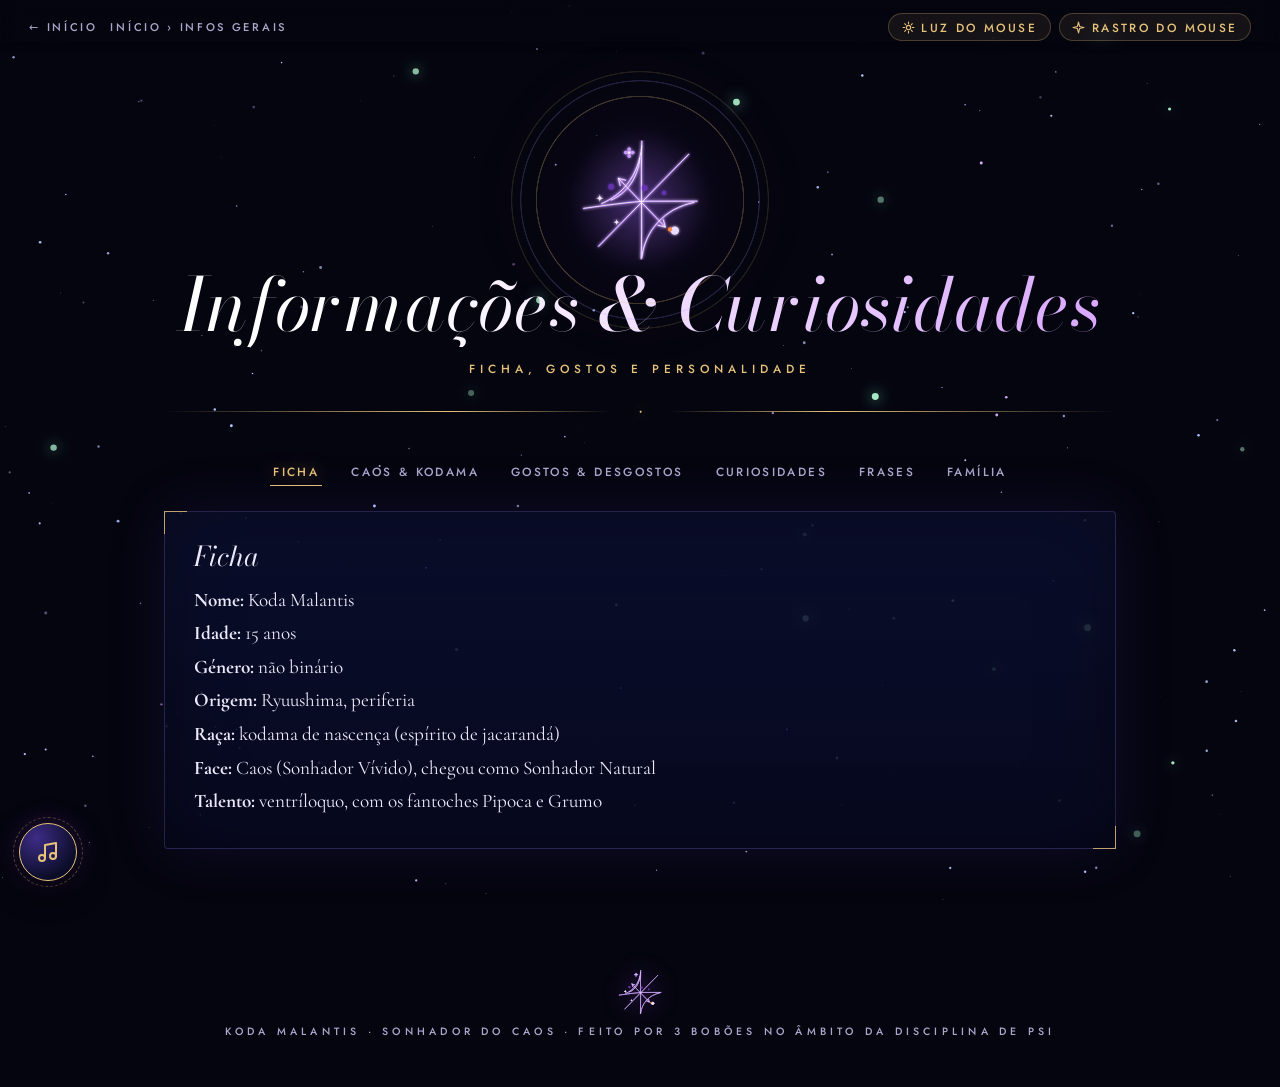
<file: infos.html>
<!doctype html><html lang="pt"><head><title>Infos Gerais</title><meta charset="utf-8"><meta name="viewport" content="width=device-width,initial-scale=1"><link rel="preconnect" href="https://fonts.googleapis.com"><link href="https://fonts.googleapis.com/css2?family=Bodoni+Moda:ital,wght@0,400;0,600;1,400;1,500&family=Cormorant+Garamond:ital,wght@0,400;0,500;0,600;0,700;1,400;1,600&family=Jost:wght@400;500&display=swap" rel="stylesheet"><link rel="icon" type="image/svg+xml" href="assets/images/sigilo.svg"><link rel="stylesheet" href="css/style.css"></head><body>
<canvas id="stars"></canvas><nav class="top"><a href="index.html">← Início</a><span>Início › Infos Gerais</span><div class="tools"></div></nav>
<main>
<header class="hero"><h1>Informações &amp; Curiosidades</h1><p>Ficha, gostos e personalidade</p></header>
<div class="row" data-tabs><button class="pill on" data-tab="t1">Ficha</button><button class="pill" data-tab="t6">Caos &amp; Kodama</button><button class="pill" data-tab="t2">Gostos &amp; desgostos</button><button class="pill" data-tab="t3">Curiosidades</button><button class="pill" data-tab="t4">Frases</button><button class="pill" data-tab="t5">Família</button></div>
<section id="t1" class="tabpane panel"><h3>Ficha</h3><p><b>Nome:</b> Koda Malantis<br><b>Idade:</b> 15 anos<br><b>Género:</b> não binário <br><b>Origem:</b> Ryuushima, periferia<br><b>Raça:</b> kodama de nascença (espírito de jacarandá)<br><b>Face:</b> Caos (Sonhador Vívido), chegou como Sonhador Natural<br><b>Talento:</b> ventríloquo, com os fantoches Pipoca e Grumo</p></section>
<section id="t6" class="tabpane panel ck" hidden><h3>Caos &amp; Kodama</h3><p class="ck-lead">Duas naturezas, uma só pessoa: o eco que ele sempre foi e a tempestade que o escolheu.</p>
<div class="mood" id="mood"><div class="orb"><div class="aura"></div><div class="head"></div><div class="leaves" id="leaves"></div><div class="petals" id="petals"></div></div>
<div class="dial"><span>Triste</span><input type="range" id="humor" min="0" max="100" value="70" aria-label="Humor do Koda"><span>A rir</span></div>
<span class="mood-n" id="moodn"></span><p class="mood-t" id="moodt" aria-live="polite"></p></div>
<div class="duo"><article class="side caos"><small>FACE</small><h4>Caos</h4><em>Sonhador Vívido</em><p>Emoções levadas ao extremo: imprevisível, dramático, brincalhão. Chegou como Sonhador Natural e o Caos escolheu-o por tudo o que guardou durante quinze anos de silêncio.</p><ul><li>Cor: roxo, nos olhos e no casaco</li><li>Liberdade sem fim, a sua prisão</li></ul></article>
<article class="side kodama"><small>RAÇA</small><h4>Kodama</h4><em>Espírito de jacarandá</em><p>Os kodama imitam vozes e criam ecos. Koda sempre foi um kodama: a ventriloquia dele nunca foi só treino, é o dom da raça, vivo desde que nasceu. A Terra dos Sonhos não lhe deu nada disso. O que despertou lá foram os ecos dele.</p><ul><li>Árvore de origem: jacarandá-mimoso</li><li>Folhas e musgo no cabelo; flores roxas quando ri</li><li>Orelhas ligeiramente pontiagudas</li><li>Pipoca e Grumo: os ecos que despertaram no sonho</li></ul></article></div>
<ol class="echo"><li><b>Obaa Sachi</b><span>kodama como ele</span></li><li><b>Koda</b><span>kodama de nascença, o dom sempre foi dele</span></li><li><b>Pipoca &amp; Grumo</b><span>os ecos que despertaram no sonho</span></li></ol></section>
<section id="t2" class="tabpane panel" hidden><h3>Gostos &amp; desgostos</h3><p class="tagl">Gosta</p><div class="tags"><span class="gosta">Teatro de fantoches</span><span class="gosta">Inventar peças</span><span class="gosta">Trens</span><span class="gosta">Doces de feijão</span><span class="gosta">Pombos</span></div><p class="tagl">Não gosta</p><div class="tags"><span class="nao">Ser mandado calar</span><span class="nao">Jantares de negócios</span><span class="nao">Etiqueta mercantil</span></div></section>
<section id="t3" class="tabpane panel" hidden><h3>Curiosidades</h3><p>Fala sem mexer os lábios e faz a voz de Pipoca sair do nariz e a de Grumo do fundo da garganta.<br>Guarda uma fita vermelha da avó, enrolada no pulso de Pipoca.<br>Escreve as peças dos fantoches no Caderno de Peças.<br>No Sonho, nascem-lhe folhas e musgo no cabelo, que murcham quando fica triste. Quando ri, florescem em roxo, como um jacarandá-mimoso.</p></section>
<section id="t4" class="tabpane panel" hidden><h3>Frases</h3><h4 style="margin:2.2rem 0 0;font-size:.8rem;letter-spacing:.25em;text-transform:uppercase;opacity:.7">Koda</h4><p class="quote2">“Fui tão silencioso durante tanto tempo que o barulho passou a morar dentro de mim.”</p><p class="quote2">“Não me escondia por vergonha. Escondia-me porque ser visto saía caro.”</p><p class="quote2">“Todos me chamaram maluco. Ninguém perguntou o que eu estava a dizer.”</p><p class="quote2">“Uma voz só nunca me coube. Por isso arranjei duas.”</p><p class="quote2">“Cada vez que me mandaram calar, uma voz nova aprendeu a falar.”</p><p class="quote2">“Eu não fugi do mundo. O mundo é que nunca me deixou entrar.”</p><p class="quote2">“O silêncio também grita. Só que ninguém lhe dá ouvidos.”</p><p class="quote2">“Se o sonho não tem regras, quem me manda calar?”</p><p class="quote2">“A liberdade sem fim é só uma jaula com a porta aberta.”</p><p class="quote2">“O dom era meu. O despertar foi deles.”</p><p class="quote2">“Queria um sítio onde eu não precisasse de me esconder.”</p><p class="quote2">“Bem-vindos à nossa casa nova.”</p><h4 style="margin:2.2rem 0 0;font-size:.8rem;letter-spacing:.25em;text-transform:uppercase;opacity:.7">Pipoca</h4><p class="quote2">“Imagina! Imagina um mundo onde ninguém te manda ficar quieto. Agora para de imaginar: é este!”</p><p class="quote2">“Eu não falo demais. O mundo é que escuta de menos.”</p><p class="quote2">“Rasguem-me quanto quiserem. Eu cozo-me de volta com histórias.”</p><p class="quote2">“Se tu não gritas, eu grito por ti. É para isso que serve um melhor amigo.”</p><p class="quote2">“Prometo nunca, jamais, em tempo algum contar um segredo. (Contei.)”</p><p class="quote2">“Eles eram eu. E, ao contrário de mim, podiam falar.”</p><h4 style="margin:2.2rem 0 0;font-size:.8rem;letter-spacing:.25em;text-transform:uppercase;opacity:.7">Grumo</h4><p class="quote2">“Não é mau. (É a coisa mais parecida com um “gosto muito de ti” que sei dizer.)”</p><p class="quote2">“Calar não é fraqueza. É guardar a voz para quando importar.”</p><p class="quote2">“Isto está demasiado fácil. Alguma coisa vai correr mal.”</p><p class="quote2">“Ele ri com dois bonecos porque nunca o deixaram rir com ninguém.”</p><p class="quote2">“Um dia, eles vão ouvir.”</p><h4 style="margin:2.2rem 0 0;font-size:.8rem;letter-spacing:.25em;text-transform:uppercase;opacity:.7">Obaa Sachi</h4><p class="quote2">“Só falam com quem tem coragem de os ouvir.”</p><p class="quote2">“Quem ri de ti ainda não percebeu que tu tens duas vezes mais voz do que ele.”</p><p class="quote2">“Os kodama devolvem a voz a quem a perde.”</p><p class="quote2">“Cuidem dele. Ele precisa de vocês mais do que acha.”</p><p class="quote2">“Se tens uma voz, usa-a. Se tens duas, usa as duas.”</p><h4 style="margin:2.2rem 0 0;font-size:.8rem;letter-spacing:.25em;text-transform:uppercase;opacity:.7">Ayame</h4><p class="quote2">“Eu devia ter feito isto antes. Desculpa.”</p><p class="quote2">“Três pancadas na parede: estou bem. Quase nunca era verdade.”</p><h4 style="margin:2.2rem 0 0;font-size:.8rem;letter-spacing:.25em;text-transform:uppercase;opacity:.7">Lenka e Dorian</h4><p class="quote2">“Comporta-te. As pessoas estão a olhar.” <small style="font-style:normal;opacity:.7">— Lenka</small></p><p class="quote2">“Faz só que ninguém veja.” <small style="font-style:normal;opacity:.7">— Lenka</small></p><p class="quote2">“Quem parece instável não vende nada.” <small style="font-style:normal;opacity:.7">— Dorian</small></p></section>
<section id="t5" class="tabpane panel" hidden><h3>Família</h3><p><b>Dorian Malantis</b>, pai, comerciante de cristais de mana.<br><b>Lenka Malantis</b>, mãe, contabilista.<br><b>Ayame Malantis</b>, irmã mais velha, a primeira plateia dele.<br><b>Obaa Sachi</b>, avó paterna, kodama como ele. Morreu quando Koda tinha 7 anos.</p></section>
</main><footer class="foot">Koda Malantis · Sonhador do Caos · Feito Por 3 Bobões no âmbito da disciplina de PSI</footer><script src="js/tracks.js"></script><script src="js/player.js"></script><script src="js/stars.js"></script><script src="js/main.js"></script></body></html>
</file>
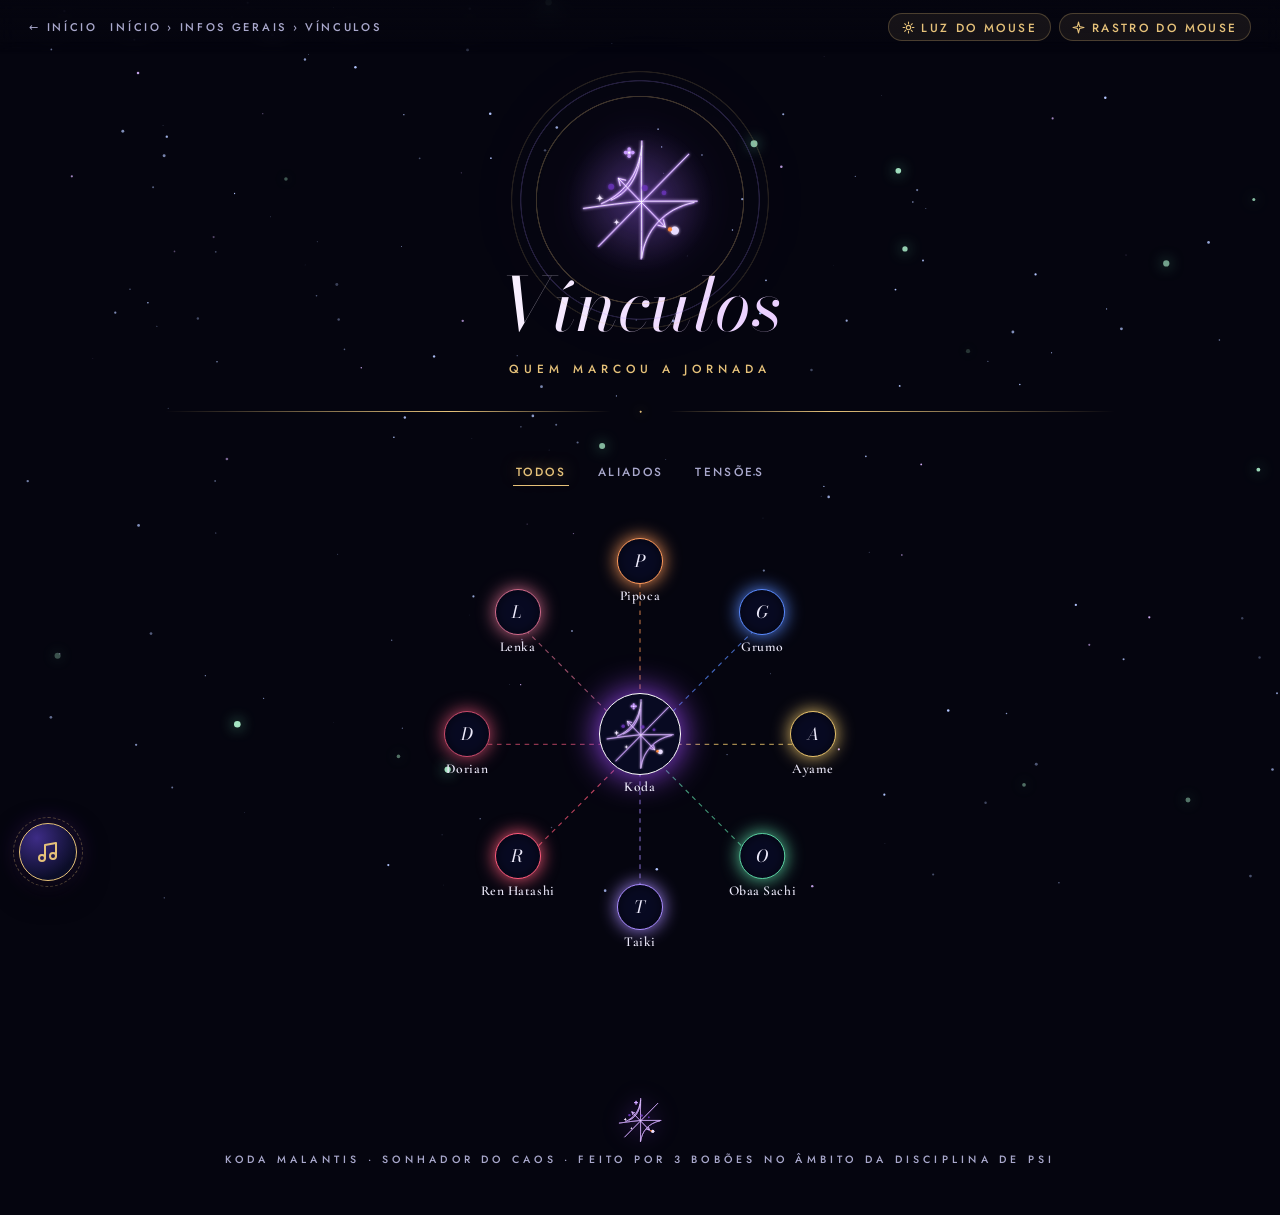
<file: vinculos.html>
<!doctype html><html lang="pt"><head><title>Vínculos</title><meta charset="utf-8"><meta name="viewport" content="width=device-width,initial-scale=1"><link rel="preconnect" href="https://fonts.googleapis.com"><link href="https://fonts.googleapis.com/css2?family=Bodoni+Moda:ital,wght@0,400;0,600;1,400;1,500&family=Cormorant+Garamond:ital,wght@0,400;0,500;0,600;0,700;1,400;1,600&family=Jost:wght@400;500&display=swap" rel="stylesheet"><link rel="icon" type="image/svg+xml" href="assets/images/sigilo.svg"><link rel="stylesheet" href="css/style.css"></head><body>
<canvas id="stars"></canvas><nav class="top"><a href="index.html">← Início</a><span>Início › Infos Gerais › Vínculos</span><div class="tools"></div></nav>
<main>
<header class="hero"><h1>Vínculos</h1><p>Quem marcou a jornada</p></header>
<div class="row"><button class="pill on" data-filter="all">Todos</button><button class="pill" data-filter="aliados">Aliados</button><button class="pill" data-filter="rivais">Tensões</button></div>
<div id="graph" data-core="Koda" data-nodes='[
{"n":"Pipoca","c":"#ff9a5a","g":"aliados","t":"Fantoche laranja: o Koda de dentro, falador e dramático"},
{"n":"Grumo","c":"#5a8bff","g":"aliados","t":"Fantoche azul: o Koda de fora, reservado e protetor"},
{"n":"Ayame","c":"#e8c26a","g":"aliados","t":"Irmã mais velha: o código da parede e a primeira plateia"},
{"n":"Obaa Sachi","c":"#5ad1a0","g":"aliados","t":"Avó kodama: a única que tratou os fantoches como gente"},
{"n":"Taiki","c":"#a98bff","g":"aliados","t":"O único amigo possível, que Koda deixou escapar"},
{"n":"Ren Hatashi","c":"#ff5a7a","g":"rivais","t":"Criou o apelido Koda Duas-Vozes e humilhou-o no festival"},
{"n":"Dorian","c":"#c94a6a","g":"rivais","t":"Pai: obcecado com a imagem, guardou os fantoches numa gaveta"},
{"n":"Lenka","c":"#d06a8a","g":"rivais","t":"Mãe: ama em forma de ordem, pede que ninguém veja"}]'></div>
</main><footer class="foot">Koda Malantis · Sonhador do Caos · Feito Por 3 Bobões no âmbito da disciplina de PSI</footer><script src="js/tracks.js"></script><script src="js/player.js"></script><script src="js/stars.js"></script><script src="js/main.js"></script></body></html>
</file>
<file: css/style.css>
:root{--bg:#05050f;--glass:#0b0d28b8;--hair:#e6c27a40;--gold:#e6c27a;--vio:#a98bff;--orq:#d9a6ff;--grn:#6fe8b6;--text:#ece9fa;--muted:#a9a8cc;--sig:url(../assets/images/sigilo.svg);--hd:"Bodoni Moda",Georgia,serif;--lb:Jost,system-ui,sans-serif}
*{box-sizing:border-box;margin:0}html{scroll-behavior:smooth}
body{color:var(--text);font:1.2rem/1.75 "Cormorant Garamond",Georgia,serif;min-height:100vh;background:var(--bg)}
body::before{content:"";position:fixed;inset:-25%;z-index:-2;filter:blur(24px);background:radial-gradient(40% 30% at 18% 20%,#5b3cc470,#0000),radial-gradient(34% 28% at 86% 28%,#1c6f86555,#0000),radial-gradient(40% 34% at 62% 100%,#9a3fae50,#0000),radial-gradient(26% 22% at 8% 88%,#2fa56a38,#0000);animation:aur 26s ease-in-out infinite alternate}
@keyframes aur{to{transform:translate(4%,3%) rotate(6deg) scale(1.08)}}
#stars{position:fixed;inset:0;z-index:-1}a{color:inherit}:focus-visible{outline:1px solid var(--gold);outline-offset:4px}
h1,h2,h3{font-family:var(--hd);font-weight:400;line-height:1.15}h2{margin:2.2rem 0 .8rem;font-style:italic;font-size:1.9rem;color:#f6efff}h3{font-style:italic;font-size:1.7rem;margin-bottom:.7rem}
main{max-width:1000px;margin:0 auto;padding:1rem 1.5rem 4rem;animation:in 1s both}@keyframes in{from{opacity:0;transform:translateY(14px)}}
.top{position:sticky;top:0;z-index:50;display:flex;justify-content:space-between;align-items:center;gap:.8rem;padding:.8rem 1.8rem;font:500 .7rem var(--lb);letter-spacing:.24em;text-transform:uppercase;color:var(--muted);flex-wrap:wrap;background:linear-gradient(#05050fe6,#05050f00);backdrop-filter:blur(10px);-webkit-mask:linear-gradient(#000 78%,#0000)}
.top a{text-decoration:none}.top a:hover{color:var(--gold)}
.tools{position:relative;display:flex;gap:.5rem;flex-wrap:wrap;margin-left:auto}
.pill,.tools button{display:inline-flex;align-items:center;gap:.4rem;background:none;border:0;border-bottom:1px solid transparent;color:var(--muted);padding:.3rem .2rem;font:500 .74rem var(--lb);letter-spacing:.2em;text-transform:uppercase;cursor:pointer;transition:.3s}
.pill:hover,.tools button:hover{color:var(--gold)}
.pill.on{color:var(--gold);border-bottom-color:var(--gold);text-shadow:0 0 16px #e6c27a99}
.tools button{border:1px solid var(--hair);border-radius:99px;padding:.3rem .8rem}.tools button[aria-pressed=true]{color:var(--gold);background:#e6c27a14}.tools button[aria-pressed=false]{opacity:.5}.tools svg{width:1.1em;height:1.1em}
@media(hover:none){.tools [data-k]{display:none}}
.hero{position:relative;text-align:center;padding:12rem 0 1rem}.hero::before{content:"";position:absolute;left:50%;top:0;width:260px;height:260px;margin-left:-130px;background:var(--sig) center/46% no-repeat,radial-gradient(circle,#a98bff30,#0000 40%),radial-gradient(circle closest-side,#0000 0 79%,var(--hair) 79.4% 80%,#0000 80.4%),radial-gradient(circle closest-side,#0000 0 91%,#a98bff30 91.4% 92%,#0000 92.4%),radial-gradient(circle closest-side,#0000 0 98%,#e6c27a22 98.4% 99%,#0000 99.4%);filter:drop-shadow(0 0 24px #a24bffaa);animation:fl 9s ease-in-out infinite}
.home .hero::before{width:340px;height:340px;margin-left:-170px}.home .hero{padding-top:17rem}
@keyframes fl{50%{transform:translateY(-10px) rotate(5deg)}}
h1{font-style:italic;font-size:clamp(2.6rem,7vw,4.6rem);letter-spacing:.01em;background:linear-gradient(100deg,#fff 10%,var(--orq) 40%,var(--gold) 60%,#fff 90%);background-size:250%;-webkit-background-clip:text;background-clip:text;color:transparent;animation:sh 10s linear infinite}@keyframes sh{to{background-position:250%}}
.hero p{margin-top:.8rem;color:var(--gold);font:500 .74rem var(--lb);letter-spacing:.42em;text-transform:uppercase}
.hero::after{content:"◆";display:block;margin-top:1.8rem;color:var(--gold);font-size:.7rem;line-height:1;background:linear-gradient(90deg,#0000,var(--gold) 30%,#0000 47%,#0000 53%,var(--gold) 70%,#0000) center/100% 1px no-repeat;text-shadow:0 0 12px var(--gold)}
.quote{text-align:center;font:italic 400 1.6rem/1.5 var(--hd);color:#e7defa;margin:2.6rem auto 3.4rem;max-width:600px}
.grid{display:grid;grid-template-columns:repeat(auto-fit,minmax(250px,1fr));gap:1.8rem}
.card{position:relative;min-height:380px;padding:1.6rem 1.4rem;border-radius:220px 220px 22px 22px;border:1px solid var(--hair);text-decoration:none;overflow:hidden;isolation:isolate;display:flex;flex-direction:column;justify-content:flex-end;align-items:center;text-align:center;background:linear-gradient(#2a1d6a66,#080818f2 70%);transition:transform .5s,box-shadow .5s,border-color .5s}
.card::before{content:"";position:absolute;inset:0;z-index:-1;background:var(--sig) 50% 20%/52% no-repeat,radial-gradient(circle at 50% 26%,#a98bff55,#0000 52%),radial-gradient(60% 30% at 50% 100%,#e6c27a1c,#0000);filter:hue-rotate(var(--h,0deg)) drop-shadow(0 0 14px #a98bff88);transition:transform .8s}
.card::after{content:"";position:absolute;inset:9px;z-index:-1;border-radius:212px 212px 14px 14px;border:1px solid #e6c27a26;pointer-events:none;transition:.5s}
.card:hover{transform:translateY(-8px);border-color:var(--gold);box-shadow:0 20px 60px #8a5bff44,0 0 0 1px #e6c27a33}.card:hover::before{transform:scale(1.08) rotate(4deg)}.card:hover::after{border-color:#e6c27a77}
@media(min-width:760px){.grid .card:nth-child(2){margin-top:2.6rem}}
.card i{font:normal 500 .66rem var(--lb);letter-spacing:.4em;color:var(--gold)}.card b{font:italic 400 1.9rem/1.15 var(--hd);margin:.45rem 0 .3rem}.card span{font-size:1.05rem;color:var(--orq)}
.category-card::before{background:radial-gradient(circle at 50% 26%,#a98bff33,#0000 52%),radial-gradient(60% 30% at 50% 100%,#e6c27a1c,#0000)}
.category-symbol{display:block;width:min(190px,100%);height:auto;aspect-ratio:1;object-fit:cover;object-position:center;flex:none;margin:auto 0 1.6rem;border-radius:50%;border:1px solid var(--gold);padding:5px;background:#160d29;box-shadow:0 0 0 5px #e6c27a0d,0 0 0 6px var(--hair),0 12px 28px #05050f80;transition:transform .5s,border-color .5s}
.category-card:is(:hover,:focus-visible) .category-symbol{transform:scale(1.04);border-color:#f6efff}
details{background:var(--glass);border:1px solid #a98bff2e;border-radius:4px;margin:.7rem 0;backdrop-filter:blur(8px);transition:.4s;position:relative}details[open]{border-color:var(--hair);box-shadow:0 10px 40px #00000066,inset 2px 0 0 var(--gold)}
summary{cursor:pointer;padding:.8rem 1.2rem;list-style:none;display:flex;align-items:center;gap:.9rem;font:italic 400 1.2rem var(--hd)}summary::-webkit-details-marker{display:none}
summary::before{content:"";width:9px;height:9px;flex:none;background:var(--gold);transform:rotate(45deg);box-shadow:0 0 10px var(--gold);transition:.4s}details[open]>summary::before{background:none;border:1px solid var(--gold);width:13px;height:13px;transform:rotate(225deg)}
details>div{padding:.2rem 1.5rem 1.4rem 2.6rem;color:#d9d6ef;max-width:72ch}details>div p+p{margin-top:.9rem}details>div>p:first-child::first-letter{font:italic 400 3.4em/.8 var(--hd);float:left;padding:.06em .1em 0 0;color:var(--gold);text-shadow:0 0 18px #e6c27a88}
.panel{position:relative;background:linear-gradient(#0c1030d9,#080a22d9);border:1px solid #a98bff30;border-radius:4px;padding:1.8rem;margin:1.6rem 0;box-shadow:0 0 60px #5b3cc422,inset 0 0 80px #0000004d}
.panel::before,.panel::after{content:"";position:absolute;width:22px;height:22px;border:1px solid var(--gold);opacity:.8}.panel::before{left:-1px;top:-1px;border-right:0;border-bottom:0}.panel::after{right:-1px;bottom:-1px;border-left:0;border-top:0}
.row{display:flex;gap:1.6rem;flex-wrap:wrap;margin:1.6rem 0 .4rem;justify-content:center}
.tags{display:flex;flex-wrap:wrap;gap:.6rem}.tags span{padding:.1rem 1rem;border:1px solid var(--hair);border-radius:99px;background:#a98bff12;font-size:1.05rem}.tags span.gosta{border-color:#6fe8b6;background:#6fe8b614;color:#c9fbe7}.tags span.nao{border-color:#ff5a7a;background:#ff5a7a14;color:#ffd0d9}.tagl{margin:1.4rem 0 .6rem;font-size:.8rem;letter-spacing:.25em;text-transform:uppercase;opacity:.7}
.tabpane[hidden]{display:none}.tabpane{animation:in .6s both}
.quote2{border-left:1px solid var(--gold);padding-left:1.2rem;font:italic 400 1.4rem/1.5 var(--hd);margin-top:1.2rem;color:#f3ecff}
#graph{position:relative;aspect-ratio:520/420;max-width:600px;margin:1rem auto}#graph svg{position:absolute;inset:0;width:100%;height:100%}#graph line{animation:dash 2.4s linear infinite;opacity:.7}@keyframes dash{to{stroke-dashoffset:-16}}
.node{position:absolute;transform:translate(-50%,-50%);text-align:center;font:600 .85rem "Cormorant Garamond",serif;letter-spacing:.04em;cursor:pointer;background:none;border:0;color:var(--text);transition:opacity .3s}
.node i{display:block;width:46px;height:46px;margin:0 auto 3px;border-radius:50%;border:1px solid var(--c);box-shadow:0 0 18px var(--c),inset 0 0 12px #0008;background:#080a22;font:italic normal 1.05rem/44px var(--hd);transition:transform .3s}.node:hover i{transform:scale(1.18)}
.node.off{opacity:.15}.node.core i{width:82px;height:82px;background:var(--sig) center/88% no-repeat,#080a22;border-color:#fff;box-shadow:0 0 34px #a24bff}
.foot{text-align:center;color:var(--muted);font:500 .66rem var(--lb);letter-spacing:.4em;text-transform:uppercase;padding:2rem 0 3rem}.foot::before{content:"";display:block;height:44px;margin-bottom:.6rem;background:var(--sig) center/44px no-repeat;filter:drop-shadow(0 0 10px #a24bff88)}
#mlight{position:fixed;left:0;top:0;width:560px;height:560px;margin:-280px 0 0 -280px;pointer-events:none;z-index:1;background:radial-gradient(closest-side,#a98bff2e,#6fe8b60d 60%,#0000);mix-blend-mode:screen;opacity:0;transition:opacity .4s}
#fx{position:fixed;inset:0;z-index:300;pointer-events:none}
#gate{position:fixed;inset:0;z-index:200;display:grid;place-items:center;align-content:center;gap:1.6rem;background:radial-gradient(60% 50% at 50% 40%,#2a1d6a99,#05050ff5 70%);backdrop-filter:blur(12px);transition:opacity .8s}#gate.out{opacity:0;pointer-events:none}
#gate .card{width:min(320px,82vw);height:min(440px,62vh);cursor:pointer;box-shadow:0 0 90px #a24bff66;--h:0deg}#gate .card b{font-size:2.3rem}
#gate .row{margin:0;gap:1rem}#gate button{font:500 .72rem var(--lb);letter-spacing:.24em;text-transform:uppercase;background:linear-gradient(135deg,#e6c27a,#c99bff);border:0;color:#16092e;border-radius:99px;padding:.8rem 1.6rem;cursor:pointer;box-shadow:0 0 26px #e6c27a44}#gate button.ghost{background:none;color:var(--muted);border:1px solid var(--hair);box-shadow:none}
.ck-lead{color:var(--muted);font-style:italic;max-width:56ch}
.duo{display:grid;grid-template-columns:1fr 1fr;margin:1.8rem 0;border:1px solid #a98bff30;overflow:hidden}
.side{padding:1.5rem}.side small{font:500 .66rem var(--lb);letter-spacing:.4em;color:var(--muted)}.side h4{font:italic 400 2.1rem var(--hd);margin:.1rem 0}.side em{color:var(--gold)}.side p{margin:.7rem 0;color:#d9d6ef}
.side ul{list-style:none;padding:0;font-size:1.02rem}.side li{padding:.3rem 0;border-top:1px solid #ffffff1a}
.side.caos{background:radial-gradient(90% 80% at 0 0,#7a3cd888,#0000),#0a0b26;clip-path:polygon(0 0,100% 0,92% 100%,0 100%)}
.side.kodama{background:radial-gradient(90% 80% at 100% 100%,color-mix(in oklch,var(--tint,#2fa56a) 46%,transparent),#0000),#07151c;margin-left:-4%;padding-left:calc(1.5rem + 4%);clip-path:polygon(8% 0,100% 0,100% 100%,0 100%)}
.side.caos h4{color:#d9c4ff}.side.kodama h4{color:color-mix(in oklch,var(--tint,#a6f3cc) 55%,#fff)}
.echo{list-style:none;padding:0;display:flex;justify-content:center}
.echo li{flex:1;text-align:center;position:relative;padding-top:2.2rem;max-width:210px}
.echo li::before{content:"";position:absolute;top:.5rem;left:50%;width:10px;height:10px;margin-left:-5px;transform:rotate(45deg);background:var(--gold);box-shadow:0 0 14px var(--gold);z-index:1}
.echo li::after{content:"";position:absolute;top:calc(.5rem + 5px);left:50%;width:100%;height:1px;background:linear-gradient(90deg,var(--gold),#0000);opacity:.6}.echo li:last-child::after{display:none}
.echo b{display:block;font:italic 400 1.05rem var(--hd)}.echo span{font-size:.98rem;color:var(--muted)}
@media(max-width:640px){.duo{grid-template-columns:1fr}.side.caos,.side.kodama{clip-path:none;margin:0;padding:1.5rem}.echo{flex-direction:column;align-items:center}.echo li::after{display:none}.hero{padding-top:11rem}}
@media(prefers-reduced-motion:reduce){*,*::before{animation:none!important;transition:none!important;scroll-behavior:auto!important}}

/* ============ Leitor de música: botão flutuante ============ */
#music{position:fixed;left:max(1.2rem,env(safe-area-inset-left));bottom:max(1.2rem,env(safe-area-inset-bottom));z-index:120;display:flex;flex-direction:column;align-items:flex-start;gap:.9rem}
#mbtn{position:relative;display:grid;place-items:center;width:58px;height:58px;padding:0;border-radius:50%;border:1px solid var(--gold);background:radial-gradient(circle at 30% 25%,#3d2c86,#0b0d28 72%);color:var(--gold);cursor:pointer;box-shadow:0 10px 30px #000b,0 0 26px #a24bff44;transition:transform .35s,box-shadow .35s}
#mbtn:hover{transform:translateY(-3px) scale(1.05);box-shadow:0 14px 36px #000b,0 0 34px #a98bff77}#mbtn:active{transform:scale(.96)}
#mbtn svg{width:24px;height:24px}
#mbtn .ring{position:absolute;inset:-7px;border-radius:50%;border:1px dashed #e6c27a55;pointer-events:none;transition:.4s}
#music.playing #mbtn .ring{border-color:#e6c27acc;animation:spin 9s linear infinite}
#music.playing #mbtn{animation:beat 2.6s ease-in-out infinite}@keyframes beat{50%{box-shadow:0 10px 30px #000b,0 0 40px #e6c27a88}}
.eq{display:none;align-items:flex-end;gap:3px;height:20px}.eq s{display:block;width:3px;height:100%;background:currentColor;border-radius:2px;transform-origin:bottom;animation:eq 1s ease-in-out infinite}.eq s:nth-child(2){animation-delay:-.4s}.eq s:nth-child(3){animation-delay:-.75s}@keyframes eq{0%,100%{transform:scaleY(.28)}50%{transform:scaleY(1)}}
#music.playing #mbtn svg{display:none}#music.playing #mbtn .eq{display:flex}

#mp{position:relative;width:min(350px,calc(100vw - 2.4rem));max-height:calc(100vh - 7.5rem);max-height:calc(100dvh - 7.5rem);overflow:auto;overscroll-behavior:contain;padding:1.5rem 1.3rem 1rem;border:1px solid var(--hair);border-radius:22px;text-align:center;color:var(--text);font:1rem "Cormorant Garamond",serif;letter-spacing:0;text-transform:none;background:radial-gradient(120% 60% at 50% 0,#3a2a8a55,#0000 70%),#080a24f5;backdrop-filter:blur(16px);box-shadow:0 30px 80px #000c,0 0 0 1px #ffffff08 inset;transform-origin:100% 100%;animation:pop .35s cubic-bezier(.2,.9,.3,1.2) both}
#mp[hidden]{display:none}@keyframes pop{from{opacity:0;transform:translateY(12px) scale(.92)}}
#mp .x{position:absolute;right:.7rem;top:.7rem;width:30px;height:30px;display:grid;place-items:center;padding:0;border-radius:50%;border:0;background:#ffffff0d;color:var(--muted);cursor:pointer;transition:.25s}#mp .x:hover{background:#ffffff1f;color:var(--text)}#mp .x svg{width:14px;height:14px}
.disc{width:150px;height:150px;margin:0 auto 1rem;border-radius:50%;background:radial-gradient(circle,#05050f 0 6%,#222 7% 9%,#0000 10%),var(--sig) center/64% no-repeat,conic-gradient(from 0deg,hsl(var(--h) 70% 30%),hsl(calc(var(--h) + 60) 70% 14%),hsl(var(--h) 70% 30%));background-size:auto,64%,auto;box-shadow:0 0 0 1px var(--gold),0 0 0 7px #070a1f,0 0 40px #a24bff66;animation:spin 8s linear infinite paused}.pl .disc{animation-play-state:running}@keyframes spin{to{transform:rotate(360deg)}}
#mp h4{font:italic 400 1.3rem var(--hd)}#mp small{color:var(--muted);font-size:.95rem}
.bar{display:flex;align-items:center;gap:.6rem;margin:.9rem 0 .6rem;font:.72rem var(--lb);color:var(--muted);font-variant-numeric:tabular-nums}.bar input{flex:1}
#mp input[type=range]{-webkit-appearance:none;appearance:none;height:4px;border-radius:4px;background:linear-gradient(90deg,var(--gold) var(--p,0%),#ffffff26 0);cursor:pointer;touch-action:none}
#mp input::-webkit-slider-thumb{-webkit-appearance:none;width:14px;height:14px;border-radius:50%;background:var(--gold);border:0;box-shadow:0 0 12px var(--gold);transition:transform .2s}#mp input::-webkit-slider-thumb:hover{transform:scale(1.3)}#mp input::-moz-range-thumb{width:14px;height:14px;border-radius:50%;background:var(--gold);border:0}
.ctl{display:flex;justify-content:center;align-items:center;gap:.8rem;margin:.5rem 0 1rem}.ctl button{display:grid;place-items:center;width:40px;height:40px;border-radius:50%;border:1px solid #ffffff2e;background:none;color:var(--text);cursor:pointer;padding:0;position:relative;transition:.25s}.ctl button:hover{border-color:var(--gold);color:var(--gold)}
.ctl button.big{width:60px;height:60px;border-color:var(--gold);color:var(--gold);box-shadow:0 0 22px #e6c27a33;background:#e6c27a14}.ctl button.big:hover{background:#e6c27a2b;box-shadow:0 0 30px #e6c27a66}.ctl button svg{width:48%;height:48%}.ctl button.act{color:var(--gold);border-color:var(--gold)}.ctl button:not(.act):is(#sh,#rp){opacity:.55}
#rp[data-m=one]::after{content:"1";position:absolute;font:700 .6rem sans-serif;bottom:5px;right:7px}
.vol{display:flex;align-items:center;gap:.7rem;color:var(--muted)}.vol button{display:grid;place-items:center;background:none;border:0;color:inherit;width:24px;height:24px;padding:0;cursor:pointer}.vol button:hover{color:var(--gold)}.vol svg{width:18px;height:18px}.vol input{flex:1}
.list{margin-top:1rem;max-height:190px;overflow:auto;text-align:left;border-top:1px solid #ffffff1a;padding-top:.5rem}
.list button{all:unset;box-sizing:border-box;display:flex;gap:.7rem;align-items:center;width:100%;padding:.45rem .5rem;border-radius:10px;cursor:pointer;transition:background .2s}.list button:hover{background:#ffffff0d}.list button:focus-visible{outline:1px solid var(--gold)}.list button.cur{background:#e6c27a14;color:var(--gold)}
.list .th{width:38px;height:38px;border-radius:50%;flex:none;background:var(--sig) center/80% no-repeat,hsl(var(--h) 60% 22%)}.list b{display:block;font-size:.98rem}.list small{font-size:.8rem;display:block}.list .cur .th{box-shadow:0 0 0 1px var(--gold)}
.list .eq{margin-left:auto;height:14px;color:var(--gold)}#music.playing .list .cur .eq{display:flex}

/* Botões da barra: só ícone em ecrãs pequenos */
.tools button{transition:.3s}.tools button:hover{border-color:var(--gold);transform:translateY(-1px)}
@media(max-width:640px){.tools button span{display:none}.tools button{padding:.45rem}.tools svg{width:1.3em;height:1.3em}}

/* ============ Humor do Koda: de folhas murchas a flores de jacarandá ============ */
@property --m{syntax:"<number>";inherits:true;initial-value:.7}
@property --g{syntax:"<number>";inherits:true;initial-value:1}
@property --v{syntax:"<number>";inherits:true;initial-value:.5}
.ck{--dead:#7a6a52;--moss:#34d27a;--jac:#b184ff;--bloom:#d9b8ff;
 --tint:color-mix(in oklch,color-mix(in oklch,var(--dead),var(--moss) calc(var(--g)*100%)),var(--jac) calc(var(--v)*100%));
 transition:--m .35s,--g .35s,--v .35s;box-shadow:0 0 80px color-mix(in oklch,var(--tint) calc(8% + 16%*var(--m)),transparent),inset 0 0 80px #0000004d}
.mood{position:relative;margin:.6rem auto 1.2rem;padding:3.2rem 0 .4rem;text-align:center}
.mood .orb{position:relative;width:200px;height:200px;margin:0 auto}
.mood .aura{position:absolute;inset:-70px;border-radius:50%;pointer-events:none;background:radial-gradient(closest-side,color-mix(in oklch,var(--tint) calc(20% + 40%*var(--m)),transparent),#0000);animation:breathe 5s ease-in-out infinite}
@keyframes breathe{50%{transform:scale(1.12);opacity:.75}}
.mood .head{position:absolute;inset:5px;border-radius:50%;border:1px solid color-mix(in oklch,var(--tint) 75%,#fff);background:var(--sig) center/62% no-repeat,radial-gradient(circle at 50% 38%,color-mix(in oklch,var(--tint) 22%,#2a1d6a),#080a22 72%);box-shadow:0 0 calc(20px + 54px*var(--m)) color-mix(in oklch,var(--tint) 65%,transparent),inset 0 0 40px color-mix(in oklch,var(--tint) 24%,transparent)}
.mood .head::after{content:"";position:absolute;inset:-22px;border-radius:50%;border:1px dashed color-mix(in oklch,var(--tint) 55%,transparent);animation:spin 40s linear infinite;pointer-events:none}
.leaves,.petals{position:absolute;inset:0;pointer-events:none}.petals{overflow:visible}
/* folha -> flor: a mesma peça muda de forma e de cor */
.lf{position:absolute;left:50%;top:50%;--w:calc(26px - 9px*var(--v));--h:calc(26px + 2px*var(--v));width:var(--w);height:var(--h);margin:calc(var(--h)/-2) 0 0 calc(var(--w)/-2);
 border-radius:calc(50%*var(--v)) calc(100% - 50%*var(--v)) calc(50%*var(--v)) calc(100% - 50%*var(--v));
 background:color-mix(in oklch,color-mix(in oklch,var(--dead),var(--moss) calc(var(--g)*100%)),var(--jac) calc(var(--v)*100%));
 transform:rotate(var(--a)) translateY(-112px) rotate(calc((1 - var(--m))*80deg + var(--v)*-45deg)) scale(calc(.45 + .65*var(--m)));
 box-shadow:0 0 calc(var(--m)*16px) color-mix(in oklch,var(--tint) 80%,transparent);transition:transform .35s}
.fl{position:absolute;left:50%;top:50%;width:11px;height:15px;margin:-7px 0 0 -5px;border-radius:55% 55% 45% 45%/70% 70% 30% 30%;background:radial-gradient(circle at 50% 70%,#fff8,#0000 60%),var(--bloom);opacity:calc(var(--v)*1.3 - .2);transform:rotate(var(--a)) translateY(-84px) scale(calc(.3 + .9*var(--v)));box-shadow:0 0 10px var(--jac);transition:transform .35s}
.pt{position:absolute;left:calc(50% + var(--x));top:-10px;width:8px;height:11px;border-radius:55% 55% 45% 45%/70% 70% 30% 30%;background:linear-gradient(var(--bloom),var(--jac));box-shadow:0 0 8px #b184ffaa;opacity:0;animation:fall var(--d) linear forwards}
@keyframes fall{10%{opacity:.95}to{transform:translate(var(--s),250px) rotate(var(--r));opacity:0}}
.dial{display:flex;align-items:center;gap:1rem;max-width:420px;margin:2.4rem auto .8rem;font:500 .66rem var(--lb);letter-spacing:.24em;text-transform:uppercase;color:var(--muted)}
.dial span:last-child{color:color-mix(in oklch,var(--jac) 80%,#fff)}
.dial input{flex:1;-webkit-appearance:none;appearance:none;height:5px;border-radius:5px;cursor:pointer;background:linear-gradient(90deg,var(--dead),var(--moss) 42%,var(--jac));box-shadow:0 0 18px color-mix(in oklch,var(--tint) 50%,transparent);touch-action:none}
.dial input::-webkit-slider-thumb{-webkit-appearance:none;width:22px;height:22px;border-radius:50%;background:#fff;border:3px solid var(--tint);box-shadow:0 0 18px var(--tint);transition:transform .2s}.dial input:hover::-webkit-slider-thumb{transform:scale(1.15)}
.dial input::-moz-range-thumb{width:16px;height:16px;border-radius:50%;background:#fff;border:3px solid var(--tint);box-shadow:0 0 18px var(--tint)}
.mood-n{display:block;font:500 .64rem var(--lb);letter-spacing:.42em;text-transform:uppercase;color:color-mix(in oklch,var(--tint) 70%,#fff)}
.mood-t{font-style:italic;font-size:1.3rem;min-height:3.2em;margin-top:.2rem}.mood-t.sw{animation:in .45s both}
@media(max-width:640px){.mood .orb{transform:scale(.88)}.dial{gap:.6rem;letter-spacing:.16em}}
</file>
